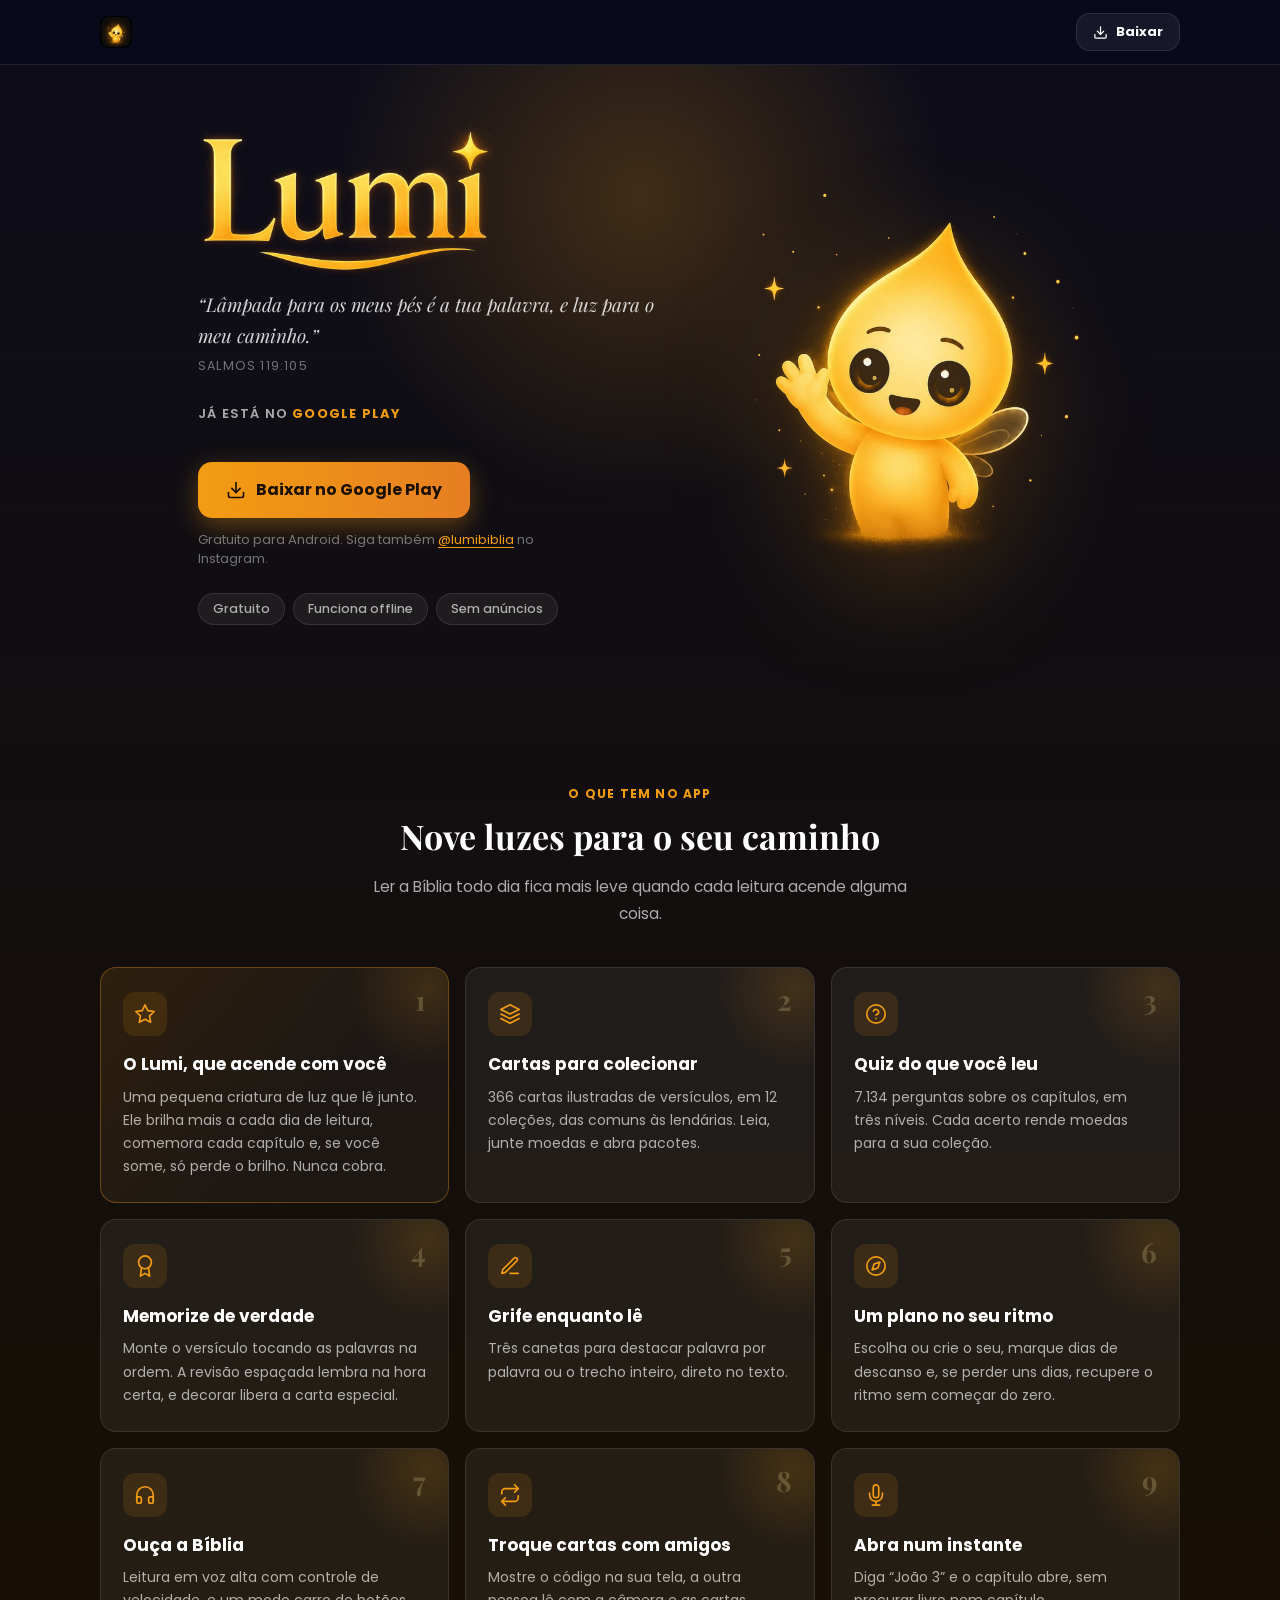
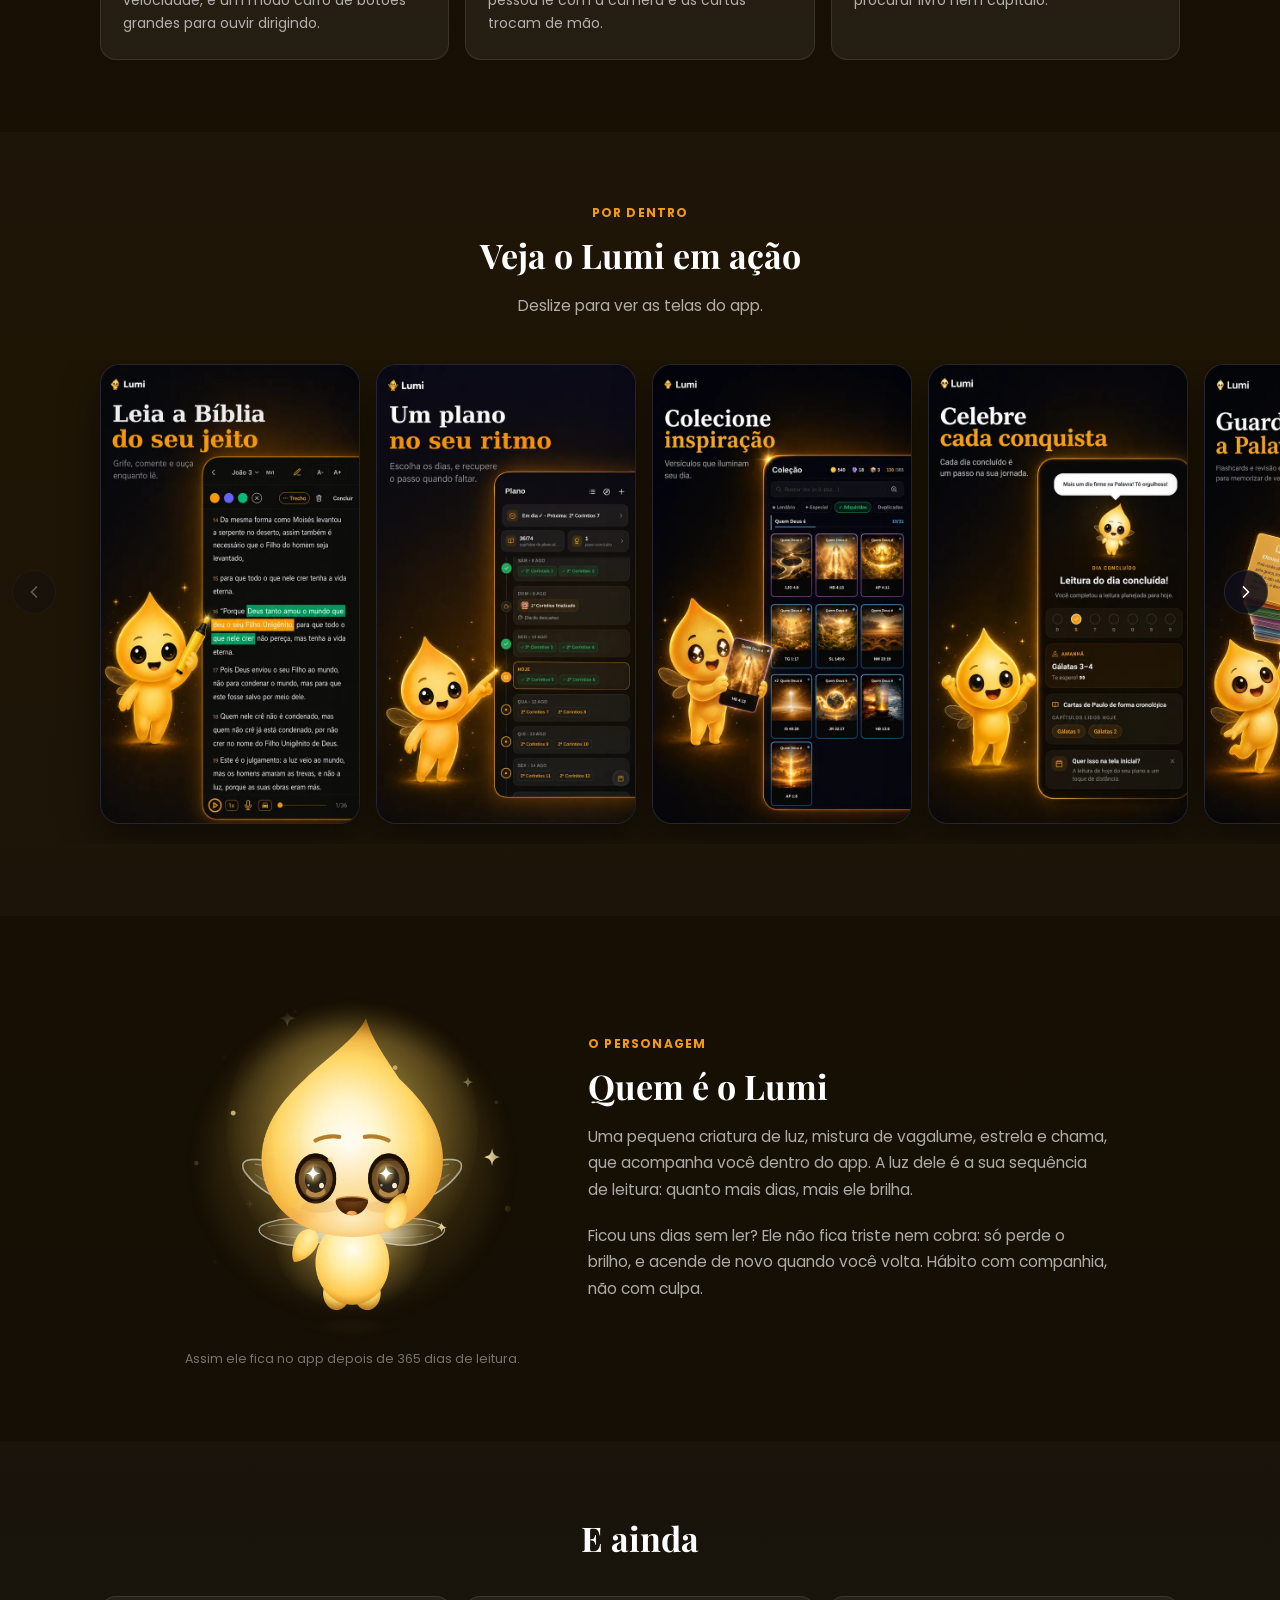
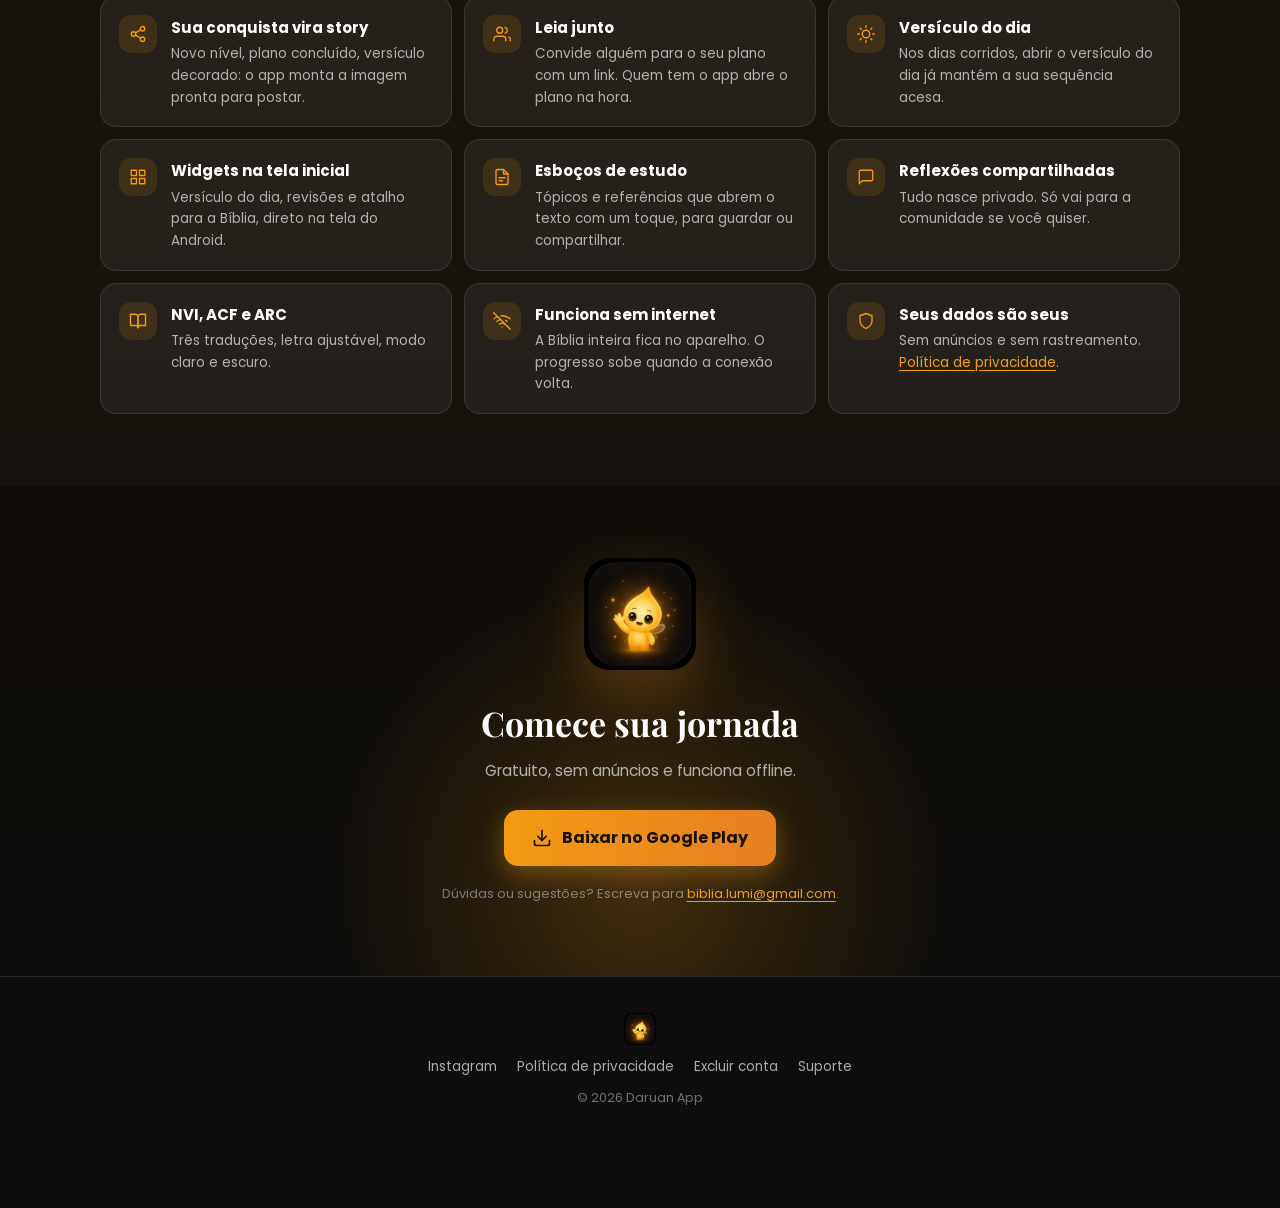
<file: index.html>
<!DOCTYPE html>
<html lang="pt-BR">
<head>
<meta charset="UTF-8">
<meta name="viewport" content="width=device-width, initial-scale=1.0">
<title>Lumi — Leia a Bíblia todo dia | App gratuito para Android</title>
<meta name="description" content="O Lumi transforma a leitura diária da Bíblia em hábito: planos no seu ritmo, cartas para colecionar, quiz, memorização e um companheiro de luz. Gratuito, sem anúncios e funciona offline.">

<!-- Open Graph — o robô do WhatsApp/Facebook não resolve caminho relativo na
     imagem: precisa ser URL absoluta, igual às páginas de convite. Sem isso a
     prévia cai no formato sem imagem, só com o domínio. -->
<meta property="og:type" content="website">
<meta property="og:site_name" content="Lumi">
<meta property="og:title" content="Lumi — Leia a Bíblia todo dia">
<meta property="og:description" content="Planos no seu ritmo, cartas para colecionar, quiz e memorização. Uma pequena criatura de luz acompanha sua jornada e brilha mais a cada dia de leitura.">
<meta property="og:image" content="https://daruanapp.github.io/lumi/assets/images/og-image.png">
<meta property="og:image:secure_url" content="https://daruanapp.github.io/lumi/assets/images/og-image.png">
<meta property="og:image:type" content="image/png">
<meta property="og:image:width" content="1200">
<meta property="og:image:height" content="630">
<meta property="og:image:alt" content="Lumi — leitura e estudo bíblico">
<meta property="og:url" content="https://daruanapp.github.io/lumi/">
<meta property="og:locale" content="pt_BR">

<!-- Twitter Card -->
<meta name="twitter:card" content="summary_large_image">
<meta name="twitter:title" content="Lumi — Leia a Bíblia todo dia">
<meta name="twitter:description" content="Planos no seu ritmo, cartas para colecionar, quiz e memorização. Gratuito e offline.">
<meta name="twitter:image" content="https://daruanapp.github.io/lumi/assets/images/og-image.png">
<meta name="twitter:image:alt" content="Lumi — leitura e estudo bíblico">

<meta name="theme-color" content="#0D0D1A">

<link rel="canonical" href="https://daruanapp.github.io/lumi/">

<link rel="icon" type="image/png" href="assets/images/icon.png">
<link rel="apple-touch-icon" href="assets/images/icon.png">

<link rel="preconnect" href="https://fonts.googleapis.com">
<link rel="preconnect" href="https://fonts.gstatic.com" crossorigin>
<link href="https://fonts.googleapis.com/css2?family=Playfair+Display:ital,wght@0,600;0,700;1,500&family=Poppins:wght@400;500;600;700&display=swap" rel="stylesheet">

<link rel="stylesheet" href="style.css">
</head>
<body>

<a class="skip-link" href="#conteudo">Pular para o conteúdo</a>

<!-- O cabeçalho mostra só o ícone: o logotipo já abre a página no hero, e a
     marca não aparece duas vezes dizendo a mesma coisa (MARCA.md). -->
<header class="topbar">
    <div class="wrap topbar__inner">
        <a href="#" class="brand" aria-label="Lumi — início">
            <img src="assets/images/icon.png" alt="" class="brand__icon" width="32" height="32">
        </a>
        <a href="https://www.instagram.com/lumibiblia/" class="btn btn--ghost btn--small so-antes" target="_blank" rel="noopener">
            <svg class="icon icon--sm" viewBox="0 0 24 24" fill="none" stroke="currentColor" stroke-width="2" stroke-linecap="round" stroke-linejoin="round" aria-hidden="true"><rect x="2" y="2" width="20" height="20" rx="5" ry="5"/><path d="M16 11.37A4 4 0 1 1 12.63 8 4 4 0 0 1 16 11.37z"/><line x1="17.5" y1="6.5" x2="17.51" y2="6.5"/></svg>
            Seguir
        </a>
        <a href="https://play.google.com/store/apps/details?id=com.daruanapp.lumi" class="btn btn--ghost btn--small so-depois">
            <svg class="icon icon--sm" viewBox="0 0 24 24" fill="none" stroke="currentColor" stroke-width="2" stroke-linecap="round" stroke-linejoin="round" aria-hidden="true"><path d="M21 15v4a2 2 0 0 1-2 2H5a2 2 0 0 1-2-2v-4"/><polyline points="7 10 12 15 17 10"/><line x1="12" y1="15" x2="12" y2="3"/></svg>
            Baixar
        </a>
    </div>
</header>

<main id="conteudo">

    <!-- ============ HERO ============ -->
    <!-- Duas fases, trocadas pelo script.js na hora do lançamento
         (1º/12/2026, 00h de Brasília): .so-antes até lá, .so-depois a partir
         dali. Sem JS fica a fase "antes", com a data escrita por extenso. -->
    <section class="hero">
        <div class="hero__glow" aria-hidden="true"></div>
        <div class="wrap hero__inner">
            <div class="hero__copy">
                <h1 class="hero__title">
                    <img src="assets/images/logotipo.webp" alt="Lumi" class="hero__logo" width="900" height="469" fetchpriority="high">
                </h1>
                <p class="hero__verse">“Lâmpada para os meus pés é a tua palavra, e luz para o meu caminho.”<span class="hero__ref">Salmos 119:105</span></p>

                <div class="lancamento">
                    <p class="lancamento__rotulo so-antes">Chega ao Google Play em <strong>1º de dezembro</strong></p>
                    <p class="lancamento__rotulo so-depois">Já está no <strong>Google Play</strong></p>

                    <!-- Dias, horas e minutos — sem segundos. Expectativa, não
                         urgência: um relógio correndo de segundo em segundo
                         apressa, e a marca não apressa ninguém. -->
                    <div class="contador so-antes" aria-hidden="true">
                        <div class="contador__bloco"><span class="contador__num" data-dias>--</span><span class="contador__rot" data-rot-dias>dias</span></div>
                        <div class="contador__bloco"><span class="contador__num" data-horas>--</span><span class="contador__rot" data-rot-horas>horas</span></div>
                        <div class="contador__bloco"><span class="contador__num" data-minutos>--</span><span class="contador__rot" data-rot-minutos>minutos</span></div>
                    </div>
                </div>

                <div class="hero__cta">
                    <a class="btn btn--primary btn--large so-antes" href="https://www.instagram.com/lumibiblia/" target="_blank" rel="noopener">
                        <svg class="icon" viewBox="0 0 24 24" fill="none" stroke="currentColor" stroke-width="2" stroke-linecap="round" stroke-linejoin="round" aria-hidden="true"><rect x="2" y="2" width="20" height="20" rx="5" ry="5"/><path d="M16 11.37A4 4 0 1 1 12.63 8 4 4 0 0 1 16 11.37z"/><line x1="17.5" y1="6.5" x2="17.51" y2="6.5"/></svg>
                        Seguir @lumibiblia
                    </a>
                    <p class="hero__note so-antes">Até o lançamento, a gente mostra no Instagram, uma a uma, as luzes que o app traz.</p>

                    <a class="btn btn--primary btn--large so-depois" href="https://play.google.com/store/apps/details?id=com.daruanapp.lumi">
                        <svg class="icon" viewBox="0 0 24 24" fill="none" stroke="currentColor" stroke-width="2" stroke-linecap="round" stroke-linejoin="round" aria-hidden="true"><path d="M21 15v4a2 2 0 0 1-2 2H5a2 2 0 0 1-2-2v-4"/><polyline points="7 10 12 15 17 10"/><line x1="12" y1="15" x2="12" y2="3"/></svg>
                        Baixar no Google Play
                    </a>
                    <p class="hero__note so-depois">Gratuito para Android. Siga também <a class="link" href="https://www.instagram.com/lumibiblia/" target="_blank" rel="noopener">@lumibiblia</a> no Instagram.</p>
                </div>

                <p class="hero__badges">
                    <span class="pill">Gratuito</span>
                    <span class="pill">Funciona offline</span>
                    <span class="pill">Sem anúncios</span>
                </p>
            </div>

            <div class="hero__figure">
                <img src="assets/images/lumi.webp" alt="Lumi, o personagem de luz que acompanha o leitor no app" class="hero__lumi" width="560" height="667" fetchpriority="high">
            </div>
        </div>
    </section>

    <!-- ============ AS NOVE LUZES ============ -->
    <!-- A mesma ordem dos vídeos da contagem: do que mais chama atenção ao
         que menos. Os números são do app, não de vitrine: 366 cartas (uma
         ilustração cada, assets/cards), 12 coleções, 7.134 perguntas. -->
    <section class="section" id="recursos">
        <div class="wrap">
            <p class="section__kicker">O que tem no app</p>
            <h2 class="section__title">Nove luzes para o seu caminho</h2>
            <p class="section__lead">Ler a Bíblia todo dia fica mais leve quando cada leitura acende alguma coisa.</p>

            <ol class="luzes">
                <li class="luz-card reveal">
                    <span class="luz-card__num" aria-hidden="true">1</span>
                    <span class="card__icon"><svg viewBox="0 0 24 24" fill="none" stroke="currentColor" stroke-width="1.8" stroke-linecap="round" stroke-linejoin="round" aria-hidden="true"><polygon points="12 2 15.09 8.26 22 9.27 17 14.14 18.18 21.02 12 17.77 5.82 21.02 7 14.14 2 9.27 8.91 8.26 12 2"/></svg></span>
                    <h3 class="card__title">O Lumi, que acende com você</h3>
                    <p class="card__text">Uma pequena criatura de luz que lê junto. Ele brilha mais a cada dia de leitura, comemora cada capítulo e, se você some, só perde o brilho. Nunca cobra.</p>
                </li>
                <li class="luz-card reveal">
                    <span class="luz-card__num" aria-hidden="true">2</span>
                    <span class="card__icon"><svg viewBox="0 0 24 24" fill="none" stroke="currentColor" stroke-width="1.8" stroke-linecap="round" stroke-linejoin="round" aria-hidden="true"><polygon points="12 2 2 7 12 12 22 7 12 2"/><polyline points="2 17 12 22 22 17"/><polyline points="2 12 12 17 22 12"/></svg></span>
                    <h3 class="card__title">Cartas para colecionar</h3>
                    <p class="card__text">366 cartas ilustradas de versículos, em 12 coleções, das comuns às lendárias. Leia, junte moedas e abra pacotes.</p>
                </li>
                <li class="luz-card reveal">
                    <span class="luz-card__num" aria-hidden="true">3</span>
                    <span class="card__icon"><svg viewBox="0 0 24 24" fill="none" stroke="currentColor" stroke-width="1.8" stroke-linecap="round" stroke-linejoin="round" aria-hidden="true"><circle cx="12" cy="12" r="10"/><path d="M9.09 9a3 3 0 0 1 5.83 1c0 2-3 3-3 3"/><line x1="12" y1="17" x2="12.01" y2="17"/></svg></span>
                    <h3 class="card__title">Quiz do que você leu</h3>
                    <p class="card__text">7.134 perguntas sobre os capítulos, em três níveis. Cada acerto rende moedas para a sua coleção.</p>
                </li>
                <li class="luz-card reveal">
                    <span class="luz-card__num" aria-hidden="true">4</span>
                    <span class="card__icon"><svg viewBox="0 0 24 24" fill="none" stroke="currentColor" stroke-width="1.8" stroke-linecap="round" stroke-linejoin="round" aria-hidden="true"><circle cx="12" cy="8" r="7"/><polyline points="8.21 13.89 7 23 12 20 17 23 15.79 13.88"/></svg></span>
                    <h3 class="card__title">Memorize de verdade</h3>
                    <p class="card__text">Monte o versículo tocando as palavras na ordem. A revisão espaçada lembra na hora certa, e decorar libera a carta especial.</p>
                </li>
                <li class="luz-card reveal">
                    <span class="luz-card__num" aria-hidden="true">5</span>
                    <span class="card__icon"><svg viewBox="0 0 24 24" fill="none" stroke="currentColor" stroke-width="1.8" stroke-linecap="round" stroke-linejoin="round" aria-hidden="true"><path d="M12 20h9"/><path d="M16.5 3.5a2.121 2.121 0 0 1 3 3L7 19l-4 1 1-4L16.5 3.5z"/></svg></span>
                    <h3 class="card__title">Grife enquanto lê</h3>
                    <p class="card__text">Três canetas para destacar palavra por palavra ou o trecho inteiro, direto no texto.</p>
                </li>
                <li class="luz-card reveal">
                    <span class="luz-card__num" aria-hidden="true">6</span>
                    <span class="card__icon"><svg viewBox="0 0 24 24" fill="none" stroke="currentColor" stroke-width="1.8" stroke-linecap="round" stroke-linejoin="round" aria-hidden="true"><circle cx="12" cy="12" r="10"/><polygon points="16.24 7.76 14.12 14.12 7.76 16.24 9.88 9.88 16.24 7.76"/></svg></span>
                    <h3 class="card__title">Um plano no seu ritmo</h3>
                    <p class="card__text">Escolha ou crie o seu, marque dias de descanso e, se perder uns dias, recupere o ritmo sem começar do zero.</p>
                </li>
                <li class="luz-card reveal">
                    <span class="luz-card__num" aria-hidden="true">7</span>
                    <span class="card__icon"><svg viewBox="0 0 24 24" fill="none" stroke="currentColor" stroke-width="1.8" stroke-linecap="round" stroke-linejoin="round" aria-hidden="true"><path d="M3 18v-6a9 9 0 0 1 18 0v6"/><path d="M21 19a2 2 0 0 1-2 2h-1a2 2 0 0 1-2-2v-3a2 2 0 0 1 2-2h3zM3 19a2 2 0 0 0 2 2h1a2 2 0 0 0 2-2v-3a2 2 0 0 0-2-2H3z"/></svg></span>
                    <h3 class="card__title">Ouça a Bíblia</h3>
                    <p class="card__text">Leitura em voz alta com controle de velocidade, e um modo carro de botões grandes para ouvir dirigindo.</p>
                </li>
                <li class="luz-card reveal">
                    <span class="luz-card__num" aria-hidden="true">8</span>
                    <span class="card__icon"><svg viewBox="0 0 24 24" fill="none" stroke="currentColor" stroke-width="1.8" stroke-linecap="round" stroke-linejoin="round" aria-hidden="true"><polyline points="17 1 21 5 17 9"/><path d="M3 11V9a4 4 0 0 1 4-4h14"/><polyline points="7 23 3 19 7 15"/><path d="M21 13v2a4 4 0 0 1-4 4H3"/></svg></span>
                    <h3 class="card__title">Troque cartas com amigos</h3>
                    <p class="card__text">Mostre o código na sua tela, a outra pessoa lê com a câmera e as cartas trocam de mão.</p>
                </li>
                <li class="luz-card reveal">
                    <span class="luz-card__num" aria-hidden="true">9</span>
                    <span class="card__icon"><svg viewBox="0 0 24 24" fill="none" stroke="currentColor" stroke-width="1.8" stroke-linecap="round" stroke-linejoin="round" aria-hidden="true"><path d="M12 1a3 3 0 0 0-3 3v8a3 3 0 0 0 6 0V4a3 3 0 0 0-3-3z"/><path d="M19 10v2a7 7 0 0 1-14 0v-2"/><line x1="12" y1="19" x2="12" y2="23"/><line x1="8" y1="23" x2="16" y2="23"/></svg></span>
                    <h3 class="card__title">Abra num instante</h3>
                    <p class="card__text">Diga “João 3” e o capítulo abre, sem procurar livro nem capítulo.</p>
                </li>
            </ol>
        </div>
    </section>

    <!-- ============ VITRINE ============ -->
    <!-- As capas da ficha da Play Store (repositório do app, loja/capas),
         reduzidas para 600 px. Dados de vitrine, nenhum dado real. -->
    <section class="section section--alt" id="por-dentro">
        <div class="wrap">
            <p class="section__kicker">Por dentro</p>
            <h2 class="section__title">Veja o Lumi em ação</h2>
            <p class="section__lead">Deslize para ver as telas do app.</p>
        </div>

        <div class="vitrine">
            <button class="vitrine__seta vitrine__seta--ant" type="button" aria-label="Telas anteriores" hidden>
                <svg viewBox="0 0 24 24" fill="none" stroke="currentColor" stroke-width="2" stroke-linecap="round" stroke-linejoin="round" aria-hidden="true"><polyline points="15 18 9 12 15 6"/></svg>
            </button>
            <ul class="vitrine__trilho" tabindex="0" aria-label="Telas do app Lumi">
                <li><img src="assets/images/vitrine/01.webp" alt="Leia a Bíblia do seu jeito: grife, comente e ouça enquanto lê" width="600" height="1066" loading="lazy"></li>
                <li><img src="assets/images/vitrine/02.webp" alt="Um plano no seu ritmo: escolha os dias e recupere o passo quando faltar" width="600" height="1066" loading="lazy"></li>
                <li><img src="assets/images/vitrine/03.webp" alt="Colecione inspiração: cartas de versículos que iluminam seu dia" width="600" height="1066" loading="lazy"></li>
                <li><img src="assets/images/vitrine/04.webp" alt="Celebre cada conquista: o Lumi comemora a leitura do dia concluída" width="600" height="1066" loading="lazy"></li>
                <li><img src="assets/images/vitrine/05.webp" alt="Guarde a Palavra: trilha de memorização com flashcards e revisão espaçada" width="600" height="1066" loading="lazy"></li>
                <li><img src="assets/images/vitrine/06.webp" alt="Sua jornada pela Bíblia: veja quanto já leu e descubra o próximo passo" width="600" height="1066" loading="lazy"></li>
                <li><img src="assets/images/vitrine/07.webp" alt="Estude com profundidade: esboços de estudo com os versículos" width="600" height="1066" loading="lazy"></li>
            </ul>
            <button class="vitrine__seta vitrine__seta--prox" type="button" aria-label="Próximas telas" hidden>
                <svg viewBox="0 0 24 24" fill="none" stroke="currentColor" stroke-width="2" stroke-linecap="round" stroke-linejoin="round" aria-hidden="true"><polyline points="9 18 15 12 9 6"/></svg>
            </button>
        </div>
    </section>

    <!-- ============ QUEM É O LUMI ============ -->
    <!-- "o Lumi", masculino, como no app. O substantivo "criatura" continua
         feminino — quem concorda com o nome são os pronomes.
         A imagem é o Lumi do app: o componente SVG de verdade
         (src/components/Lumi), renderizado no estado do kit de divulgação —
         happy, 365 dias, olhos de estrela. Só a borda do halo foi esfumada. -->
    <section class="section" id="personagem">
        <div class="wrap personagem">
            <div class="personagem__texto">
                <p class="section__kicker">O personagem</p>
                <h2 class="section__title">Quem é o Lumi</h2>
                <p class="section__lead">
                    Uma pequena criatura de luz, mistura de vagalume, estrela e chama, que
                    acompanha você dentro do app. A luz dele é a sua sequência de leitura:
                    quanto mais dias, mais ele brilha.
                </p>
                <p class="section__lead">
                    Ficou uns dias sem ler? Ele não fica triste nem cobra: só perde o brilho, e
                    acende de novo quando você volta. Hábito com companhia, não com culpa.
                </p>
            </div>

            <figure class="personagem__figura reveal">
                <img src="assets/images/lumi-app.webp" alt="O Lumi como aparece no app: aceso, sorrindo, com olhos de estrela" width="640" height="640" loading="lazy">
                <figcaption>Assim ele fica no app depois de 365 dias de leitura.</figcaption>
            </figure>
        </div>
    </section>

    <!-- ============ E AINDA ============ -->
    <section class="section section--alt" id="mais">
        <div class="wrap">
            <h2 class="section__title">E ainda</h2>
            <!-- As cinco primeiras são as funções 9 a 14 da contagem de vídeos
                 (a 12, "Diga João 3", é o cartão 9 lá em cima). -->
            <ul class="extras">
                <li class="extra reveal">
                    <span class="extra__icon"><svg viewBox="0 0 24 24" fill="none" stroke="currentColor" stroke-width="1.8" stroke-linecap="round" stroke-linejoin="round" aria-hidden="true"><circle cx="18" cy="5" r="3"/><circle cx="6" cy="12" r="3"/><circle cx="18" cy="19" r="3"/><line x1="8.59" y1="13.51" x2="15.42" y2="17.49"/><line x1="15.41" y1="6.51" x2="8.59" y2="10.49"/></svg></span>
                    <div><h3 class="extra__titulo">Sua conquista vira story</h3><p class="extra__texto">Novo nível, plano concluído, versículo decorado: o app monta a imagem pronta para postar.</p></div>
                </li>
                <li class="extra reveal">
                    <span class="extra__icon"><svg viewBox="0 0 24 24" fill="none" stroke="currentColor" stroke-width="1.8" stroke-linecap="round" stroke-linejoin="round" aria-hidden="true"><path d="M17 21v-2a4 4 0 0 0-4-4H5a4 4 0 0 0-4 4v2"/><circle cx="9" cy="7" r="4"/><path d="M23 21v-2a3 3 0 0 0-2-2.87"/><path d="M16 3.13a4 4 0 0 1 0 7.75"/></svg></span>
                    <div><h3 class="extra__titulo">Leia junto</h3><p class="extra__texto">Convide alguém para o seu plano com um link. Quem tem o app abre o plano na hora.</p></div>
                </li>
                <li class="extra reveal">
                    <span class="extra__icon"><svg viewBox="0 0 24 24" fill="none" stroke="currentColor" stroke-width="1.8" stroke-linecap="round" stroke-linejoin="round" aria-hidden="true"><circle cx="12" cy="12" r="5"/><line x1="12" y1="1" x2="12" y2="3"/><line x1="12" y1="21" x2="12" y2="23"/><line x1="4.22" y1="4.22" x2="5.64" y2="5.64"/><line x1="18.36" y1="18.36" x2="19.78" y2="19.78"/><line x1="1" y1="12" x2="3" y2="12"/><line x1="21" y1="12" x2="23" y2="12"/><line x1="4.22" y1="19.78" x2="5.64" y2="18.36"/><line x1="18.36" y1="5.64" x2="19.78" y2="4.22"/></svg></span>
                    <div><h3 class="extra__titulo">Versículo do dia</h3><p class="extra__texto">Nos dias corridos, abrir o versículo do dia já mantém a sua sequência acesa.</p></div>
                </li>
                <li class="extra reveal">
                    <span class="extra__icon"><svg viewBox="0 0 24 24" fill="none" stroke="currentColor" stroke-width="1.8" stroke-linecap="round" stroke-linejoin="round" aria-hidden="true"><rect x="3" y="3" width="7" height="7"/><rect x="14" y="3" width="7" height="7"/><rect x="14" y="14" width="7" height="7"/><rect x="3" y="14" width="7" height="7"/></svg></span>
                    <div><h3 class="extra__titulo">Widgets na tela inicial</h3><p class="extra__texto">Versículo do dia, revisões e atalho para a Bíblia, direto na tela do Android.</p></div>
                </li>
                <li class="extra reveal">
                    <span class="extra__icon"><svg viewBox="0 0 24 24" fill="none" stroke="currentColor" stroke-width="1.8" stroke-linecap="round" stroke-linejoin="round" aria-hidden="true"><path d="M14 2H6a2 2 0 0 0-2 2v16a2 2 0 0 0 2 2h12a2 2 0 0 0 2-2V8z"/><polyline points="14 2 14 8 20 8"/><line x1="8" y1="13" x2="16" y2="13"/><line x1="8" y1="17" x2="13" y2="17"/></svg></span>
                    <div><h3 class="extra__titulo">Esboços de estudo</h3><p class="extra__texto">Tópicos e referências que abrem o texto com um toque, para guardar ou compartilhar.</p></div>
                </li>
                <li class="extra reveal">
                    <span class="extra__icon"><svg viewBox="0 0 24 24" fill="none" stroke="currentColor" stroke-width="1.8" stroke-linecap="round" stroke-linejoin="round" aria-hidden="true"><path d="M21 15a2 2 0 0 1-2 2H7l-4 4V5a2 2 0 0 1 2-2h14a2 2 0 0 1 2 2z"/></svg></span>
                    <div><h3 class="extra__titulo">Reflexões compartilhadas</h3><p class="extra__texto">Tudo nasce privado. Só vai para a comunidade se você quiser.</p></div>
                </li>
                <li class="extra reveal">
                    <span class="extra__icon"><svg viewBox="0 0 24 24" fill="none" stroke="currentColor" stroke-width="1.8" stroke-linecap="round" stroke-linejoin="round" aria-hidden="true"><path d="M2 3h6a4 4 0 0 1 4 4v14a3 3 0 0 0-3-3H2z"/><path d="M22 3h-6a4 4 0 0 0-4 4v14a3 3 0 0 1 3-3h7z"/></svg></span>
                    <div><h3 class="extra__titulo">NVI, ACF e ARC</h3><p class="extra__texto">Três traduções, letra ajustável, modo claro e escuro.</p></div>
                </li>
                <li class="extra reveal">
                    <span class="extra__icon"><svg viewBox="0 0 24 24" fill="none" stroke="currentColor" stroke-width="1.8" stroke-linecap="round" stroke-linejoin="round" aria-hidden="true"><line x1="1" y1="1" x2="23" y2="23"/><path d="M16.72 11.06A10.94 10.94 0 0 1 19 12.55"/><path d="M5 12.55a10.94 10.94 0 0 1 5.17-2.39"/><path d="M10.71 5.05A16 16 0 0 1 22.58 9"/><path d="M1.42 9a15.91 15.91 0 0 1 4.7-2.88"/><path d="M8.53 16.11a6 6 0 0 1 6.95 0"/><line x1="12" y1="20" x2="12.01" y2="20"/></svg></span>
                    <div><h3 class="extra__titulo">Funciona sem internet</h3><p class="extra__texto">A Bíblia inteira fica no aparelho. O progresso sobe quando a conexão volta.</p></div>
                </li>
                <li class="extra reveal">
                    <span class="extra__icon"><svg viewBox="0 0 24 24" fill="none" stroke="currentColor" stroke-width="1.8" stroke-linecap="round" stroke-linejoin="round" aria-hidden="true"><path d="M12 22s8-4 8-10V5l-8-3-8 3v7c0 6 8 10 8 10z"/></svg></span>
                    <div><h3 class="extra__titulo">Seus dados são seus</h3><p class="extra__texto">Sem anúncios e sem rastreamento. <a class="link" href="privacidade/">Política de privacidade</a>.</p></div>
                </li>
            </ul>
        </div>
    </section>

    <!-- ============ CTA FINAL ============ -->
    <section class="section cta-final" id="download">
        <div class="hero__glow hero__glow--cta" aria-hidden="true"></div>
        <div class="wrap cta-final__inner">
            <img src="assets/images/icon.png" alt="" class="cta-final__icon reveal" width="112" height="112">

            <h2 class="cta-final__title so-antes">Falta pouco para acender</h2>
            <p class="cta-final__subtitle so-antes"><span data-faltam>O Lumi chega ao Google Play em 1º de dezembro.</span></p>
            <a class="btn btn--primary btn--large so-antes" href="https://www.instagram.com/lumibiblia/" target="_blank" rel="noopener">
                <svg class="icon" viewBox="0 0 24 24" fill="none" stroke="currentColor" stroke-width="2" stroke-linecap="round" stroke-linejoin="round" aria-hidden="true"><rect x="2" y="2" width="20" height="20" rx="5" ry="5"/><path d="M16 11.37A4 4 0 1 1 12.63 8 4 4 0 0 1 16 11.37z"/><line x1="17.5" y1="6.5" x2="17.51" y2="6.5"/></svg>
                Seguir @lumibiblia
            </a>

            <h2 class="cta-final__title so-depois">Comece sua jornada</h2>
            <p class="cta-final__subtitle so-depois">Gratuito, sem anúncios e funciona offline.</p>
            <a class="btn btn--primary btn--large so-depois" href="https://play.google.com/store/apps/details?id=com.daruanapp.lumi">
                <svg class="icon" viewBox="0 0 24 24" fill="none" stroke="currentColor" stroke-width="2" stroke-linecap="round" stroke-linejoin="round" aria-hidden="true"><path d="M21 15v4a2 2 0 0 1-2 2H5a2 2 0 0 1-2-2v-4"/><polyline points="7 10 12 15 17 10"/><line x1="12" y1="15" x2="12" y2="3"/></svg>
                Baixar no Google Play
            </a>

            <p class="cta-final__note">Dúvidas ou sugestões? Escreva para <a class="link" href="mailto:biblia.lumi@gmail.com">biblia.lumi@gmail.com</a>.</p>
        </div>
    </section>

</main>

<footer class="footer">
    <div class="wrap footer__inner">
        <img src="assets/images/icon.png" alt="Lumi" class="brand__icon" width="32" height="32">
        <nav class="footer__links" aria-label="Rodapé">
            <a href="https://www.instagram.com/lumibiblia/" target="_blank" rel="noopener">Instagram</a>
            <a href="privacidade/">Política de privacidade</a>
            <a href="exclusao-de-conta/">Excluir conta</a>
            <a href="mailto:biblia.lumi@gmail.com">Suporte</a>
        </nav>
        <p class="footer__copy">© <span id="year"></span> Daruan App</p>
    </div>
</footer>

<script src="script.js"></script>
</body>
</html>
</file>
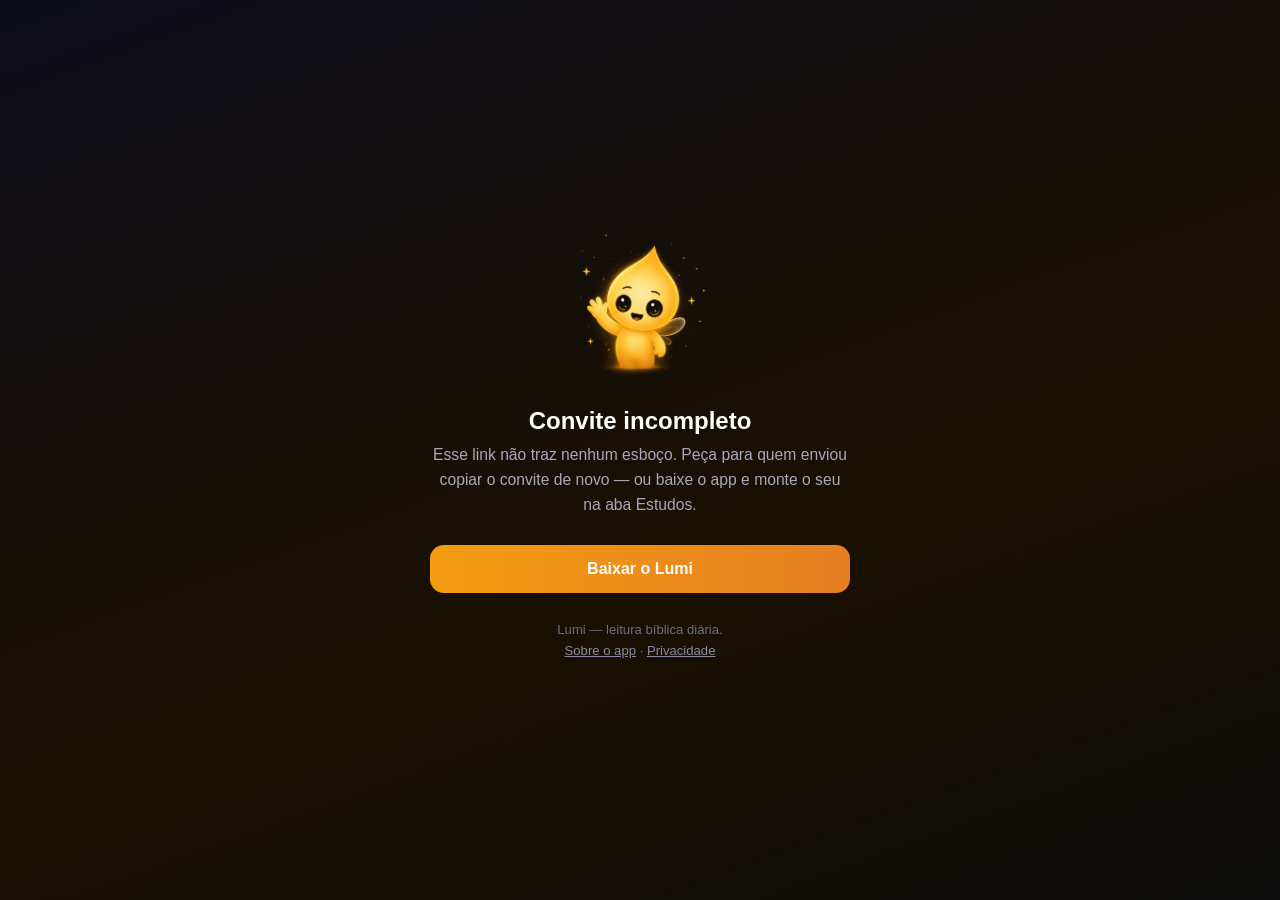
<file: esboco/index.html>
<!doctype html>
<html lang="pt-BR">
<head>
<meta charset="utf-8">
<meta name="viewport" content="width=device-width, initial-scale=1">
<title>Convite para um esboço de estudo — Lumi</title>

<!-- A prévia que aparece no WhatsApp é montada por um robô que não roda
     JavaScript, e o esboço viaja comprimido dentro da própria URL — então ela
     é estática e genérica de propósito. Quem sabe abrir o conteúdo é o app. -->
<meta property="og:type" content="website">
<meta property="og:site_name" content="Lumi">
<meta property="og:title" content="Convite para um esboço de estudo">
<meta property="og:description" content="Alguém compartilhou um estudo bíblico com você. Toque para abrir no Lumi.">
<meta property="og:image" content="https://daruanapp.github.io/lumi/assets/images/og-image.png">
<meta name="twitter:card" content="summary_large_image">

<style>
  :root { color-scheme: dark; }
  * { box-sizing: border-box; }
  body {
    margin: 0; min-height: 100vh;
    display: flex; align-items: center; justify-content: center;
    padding: 32px 20px;
    font-family: -apple-system, BlinkMacSystemFont, "Segoe UI", Roboto, Helvetica, Arial, sans-serif;
    color: #E6E8F0;
    background: linear-gradient(160deg, #0D0D1A 0%, #1A1000 60%, #0D0D0D 100%);
  }
  .cartao { width: 100%; max-width: 420px; text-align: center; }
  .lumi { width: 132px; height: auto; margin-bottom: 18px; }
  .chamada { font-size: .82rem; letter-spacing: .14em; text-transform: uppercase; color: #F39C12; margin: 0 0 10px; }
  h1 { font-size: 1.5rem; line-height: 1.3; margin: 0 0 6px; color: #fff; }
  .sobre { font-size: .98rem; line-height: 1.6; color: #A8A8BA; margin: 0 0 28px; }
  .botao {
    display: block; width: 100%; padding: 15px 20px; margin-bottom: 12px;
    border-radius: 14px; font-size: 1rem; font-weight: 700; text-decoration: none;
    background: linear-gradient(90deg, #F39C12, #E67E22); color: #fff;
  }
  .secundario { background: none; border: 1px solid rgba(255,255,255,.18); color: #E6E8F0; font-weight: 500; }
  .rodape { font-size: .82rem; color: #6E6E82; margin-top: 26px; line-height: 1.6; }
  .rodape a { color: #8A8AA0; }
  .invalido { display: none; }
  body.sem-codigo .com-codigo { display: none; }
  body.sem-codigo .invalido { display: block; }
</style>
</head>
<body>
<div class="cartao">
  <img class="lumi" src="../assets/images/lumi.webp" alt="Lumi">

  <div class="com-codigo">
    <p class="chamada">Convite</p>
    <h1>Alguém compartilhou um estudo com você</h1>
    <p class="sobre">
      Abra no Lumi para guardar este esboço nos seus estudos e continuar de onde
      quiser — dá para editar, acrescentar e usar como base para o seu.
    </p>

    <a class="botao" id="abrir" href="#">Abrir no Lumi</a>
    <a class="botao secundario" id="baixar" href="#">Ainda não tenho o app</a>
  </div>

  <div class="invalido">
    <h1>Convite incompleto</h1>
    <p class="sobre">
      Esse link não traz nenhum esboço. Peça para quem enviou copiar o convite
      de novo — ou baixe o app e monte o seu na aba Estudos.
    </p>
    <a class="botao" id="baixar-so" href="#">Baixar o Lumi</a>
  </div>

  <p class="rodape">
    Lumi — leitura bíblica diária.<br>
    <a href="../">Sobre o app</a> · <a href="../privacidade/">Privacidade</a>
  </p>
</div>

<script>
(function () {
  var PACOTE = 'com.daruanapp.lumi';
  var LOJA = 'https://play.google.com/store/apps/details?id=' + PACOTE;

  var params = new URLSearchParams(location.search);
  var p = params.get('e') || '';

  document.getElementById('baixar').href = LOJA;
  document.getElementById('baixar-so').href = LOJA;

  // O esboço inteiro viaja aqui dentro, comprimido e em base64url — não há
  // cópia em servidor nenhum para buscar. Só o alfabeto é validado: quem sabe
  // ler o conteúdo é o app, e tentar decodificá-lo aqui obrigaria esta página
  // a carregar uma biblioteca de descompressão para mostrar um título.
  if (!/^[A-Za-z0-9_-]+$/.test(p)) {
    document.body.className = 'sem-codigo';
    return;
  }

  /*
   * No Android o link `intent://` resolve os dois casos de uma vez: abre o app
   * se estiver instalado e, se não estiver, o próprio sistema manda para o
   * `browser_fallback_url` — a ficha na Play Store. É por isso que não há
   * temporizador nem tentativa de adivinhar se o app existe: quem responde é o
   * Android, que sabe.
   *
   * Fora do Android não existe esse mecanismo, então o botão principal usa o
   * esquema direto; se nada acontecer, o segundo botão continua ali.
   */
  var caminho = 'esboco/' + p;
  var ehAndroid = /Android/i.test(navigator.userAgent);
  document.getElementById('abrir').href = ehAndroid
    ? 'intent://' + caminho + '#Intent;scheme=explorabiblia;package=' + PACOTE +
      ';S.browser_fallback_url=' + encodeURIComponent(LOJA) + ';end'
    : 'explorabiblia://' + caminho;
})();
</script>
</body>
</html>
</file>
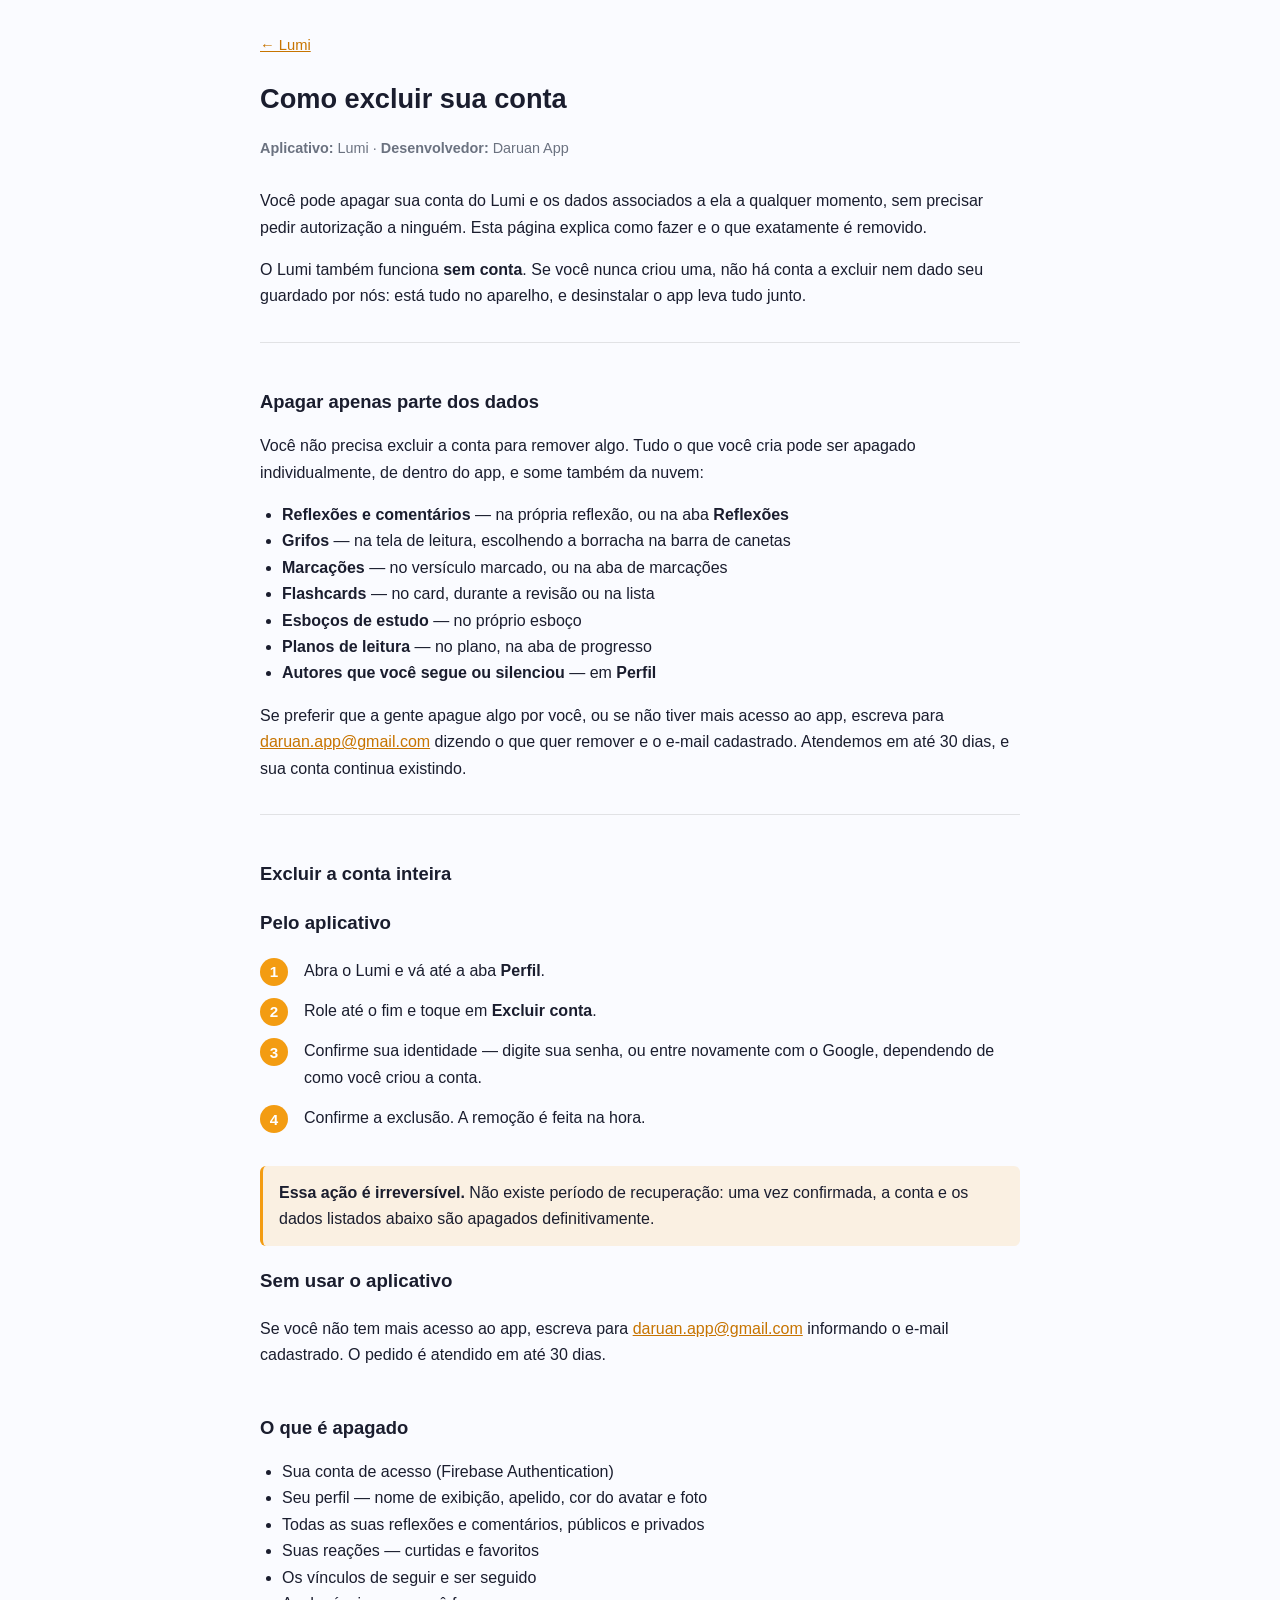
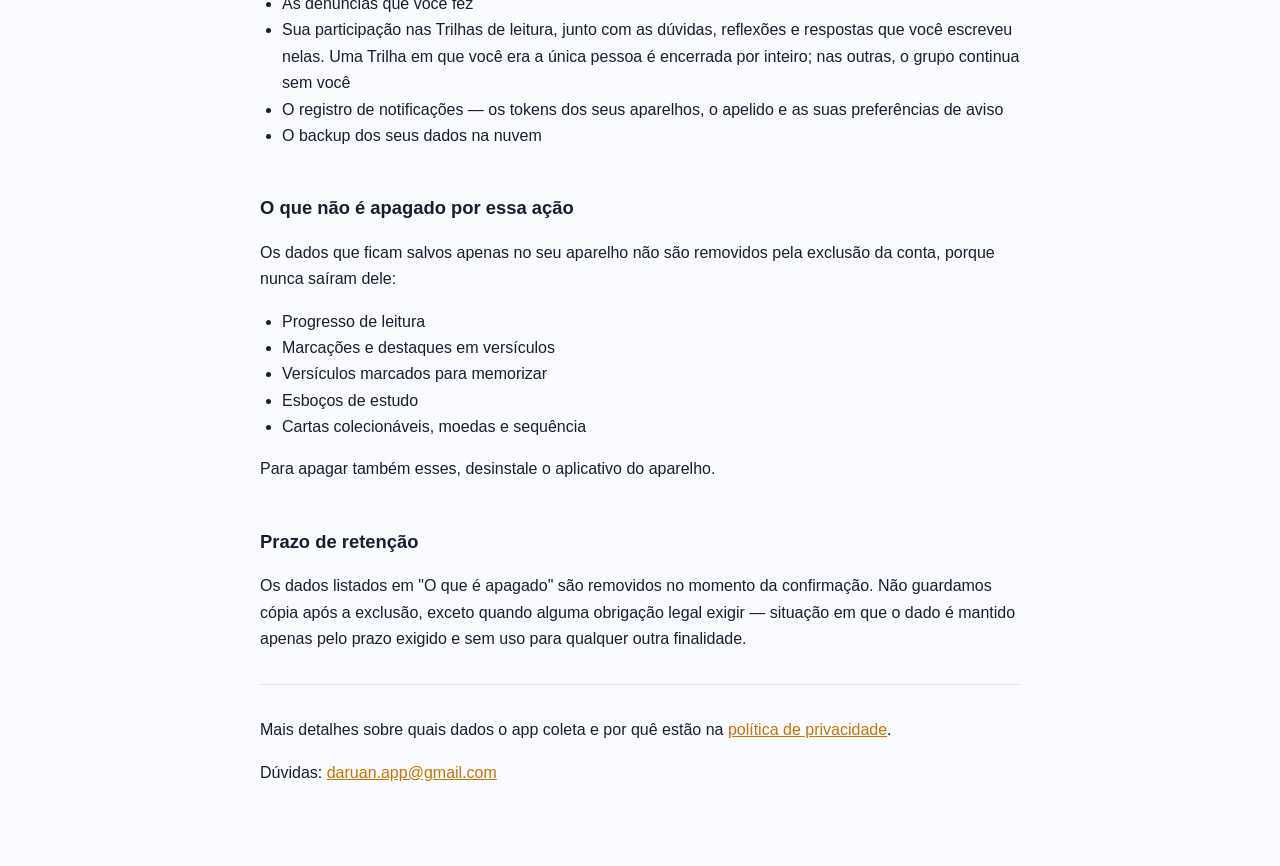
<file: exclusao-de-conta/index.html>
<!doctype html>
<html lang="pt-BR">
<head>
<meta charset="utf-8">
<meta name="viewport" content="width=device-width, initial-scale=1">
<title>Como excluir sua conta — Lumi</title>
<meta name="description" content="Como excluir sua conta do Lumi e o que exatamente é apagado. Dá para excluir dentro do app, em Perfil → Excluir conta, ou por e-mail.">
<link rel="icon" type="image/png" href="../assets/images/icon.png">
<style>
  :root { color-scheme: light dark; }
  * { box-sizing: border-box; }
  body {
    margin: 0; padding: 32px 20px 64px;
    font-family: -apple-system, BlinkMacSystemFont, "Segoe UI", Roboto, Helvetica, Arial, sans-serif;
    line-height: 1.65; color: #1A1D2E; background: #FAFBFF;
  }
  .wrap { max-width: 760px; margin: 0 auto; }
  h1 { font-size: 1.7rem; margin: 0 0 4px; }
  h2 { font-size: 1.15rem; margin: 36px 0 10px; padding-top: 8px; }
  .updated { color: #6B7280; font-size: .9rem; margin-bottom: 28px; }
  p, li { font-size: 1rem; }
  a { color: #C77400; }
  ul, ol { padding-left: 22px; }
  hr { border: 0; border-top: 1px solid rgba(0,0,0,.1); margin: 32px 0; }
  .steps { counter-reset: step; list-style: none; padding: 0; }
  .steps li {
    counter-increment: step; position: relative;
    padding: 0 0 14px 44px; margin: 0;
  }
  .steps li::before {
    content: counter(step);
    position: absolute; left: 0; top: 0;
    width: 28px; height: 28px; border-radius: 50%;
    background: #F39C12; color: #fff;
    font-weight: 700; font-size: .95rem;
    display: flex; align-items: center; justify-content: center;
  }
  .warn {
    background: rgba(243,156,18,.12);
    border-left: 3px solid #F39C12;
    padding: 14px 16px; border-radius: 6px; margin: 20px 0;
  }
  .warn p { margin: 0; }
  .back { display: inline-block; margin-bottom: 20px; font-size: .92rem; }
  @media (prefers-color-scheme: dark) {
    body { color: #E6E8F0; background: #14161F; }
    a { color: #F39C12; }
    hr { border-color: rgba(255,255,255,.12); }
    .updated { color: #9AA0AE; }
    .warn { background: rgba(243,156,18,.10); }
  }
</style>
</head>
<body>
<div class="wrap">

<a class="back" href="../">← Lumi</a>

<h1>Como excluir sua conta</h1>
<p class="updated"><strong>Aplicativo:</strong> Lumi · <strong>Desenvolvedor:</strong> Daruan App</p>

<p>Você pode apagar sua conta do Lumi e os dados associados a ela a qualquer momento, sem precisar pedir autorização a ninguém. Esta página explica como fazer e o que exatamente é removido.</p>
<p>O Lumi também funciona <strong>sem conta</strong>. Se você nunca criou uma, não há conta a excluir nem dado seu guardado por nós: está tudo no aparelho, e desinstalar o app leva tudo junto.</p>

<hr>

<h2 id="apagar-parte">Apagar apenas parte dos dados</h2>

<p>Você não precisa excluir a conta para remover algo. Tudo o que você cria pode ser apagado individualmente, de dentro do app, e some também da nuvem:</p>

<ul>
  <li><strong>Reflexões e comentários</strong> — na própria reflexão, ou na aba <strong>Reflexões</strong></li>
  <li><strong>Grifos</strong> — na tela de leitura, escolhendo a borracha na barra de canetas</li>
  <li><strong>Marcações</strong> — no versículo marcado, ou na aba de marcações</li>
  <li><strong>Flashcards</strong> — no card, durante a revisão ou na lista</li>
  <li><strong>Esboços de estudo</strong> — no próprio esboço</li>
  <li><strong>Planos de leitura</strong> — no plano, na aba de progresso</li>
  <li><strong>Autores que você segue ou silenciou</strong> — em <strong>Perfil</strong></li>
</ul>

<p>Se preferir que a gente apague algo por você, ou se não tiver mais acesso ao app, escreva para <a href="mailto:daruan.app@gmail.com">daruan.app@gmail.com</a> dizendo o que quer remover e o e-mail cadastrado. Atendemos em até 30 dias, e sua conta continua existindo.</p>

<hr>

<h2>Excluir a conta inteira</h2>

<h3>Pelo aplicativo</h3>

<ol class="steps">
  <li>Abra o Lumi e vá até a aba <strong>Perfil</strong>.</li>
  <li>Role até o fim e toque em <strong>Excluir conta</strong>.</li>
  <li>Confirme sua identidade — digite sua senha, ou entre novamente com o Google, dependendo de como você criou a conta.</li>
  <li>Confirme a exclusão. A remoção é feita na hora.</li>
</ol>

<div class="warn">
  <p><strong>Essa ação é irreversível.</strong> Não existe período de recuperação: uma vez confirmada, a conta e os dados listados abaixo são apagados definitivamente.</p>
</div>

<h3>Sem usar o aplicativo</h3>

<p>Se você não tem mais acesso ao app, escreva para <a href="mailto:daruan.app@gmail.com">daruan.app@gmail.com</a> informando o e-mail cadastrado. O pedido é atendido em até 30 dias.</p>

<h2>O que é apagado</h2>

<ul>
  <li>Sua conta de acesso (Firebase Authentication)</li>
  <li>Seu perfil — nome de exibição, apelido, cor do avatar e foto</li>
  <li>Todas as suas reflexões e comentários, públicos e privados</li>
  <li>Suas reações — curtidas e favoritos</li>
  <li>Os vínculos de seguir e ser seguido</li>
  <li>As denúncias que você fez</li>
  <li>Sua participação nas Trilhas de leitura, junto com as dúvidas, reflexões e respostas que você escreveu nelas. Uma Trilha em que você era a única pessoa é encerrada por inteiro; nas outras, o grupo continua sem você</li>
  <li>O registro de notificações — os tokens dos seus aparelhos, o apelido e as suas preferências de aviso</li>
  <li>O backup dos seus dados na nuvem</li>
</ul>

<h2>O que não é apagado por essa ação</h2>

<p>Os dados que ficam salvos apenas no seu aparelho não são removidos pela exclusão da conta, porque nunca saíram dele:</p>

<ul>
  <li>Progresso de leitura</li>
  <li>Marcações e destaques em versículos</li>
  <li>Versículos marcados para memorizar</li>
  <li>Esboços de estudo</li>
  <li>Cartas colecionáveis, moedas e sequência</li>
</ul>

<p>Para apagar também esses, desinstale o aplicativo do aparelho.</p>

<h2>Prazo de retenção</h2>

<p>Os dados listados em "O que é apagado" são removidos no momento da confirmação. Não guardamos cópia após a exclusão, exceto quando alguma obrigação legal exigir — situação em que o dado é mantido apenas pelo prazo exigido e sem uso para qualquer outra finalidade.</p>

<hr>

<p>Mais detalhes sobre quais dados o app coleta e por quê estão na <a href="../privacidade/">política de privacidade</a>.</p>

<p>Dúvidas: <a href="mailto:daruan.app@gmail.com">daruan.app@gmail.com</a></p>

</div>
</body>
</html>
</file>
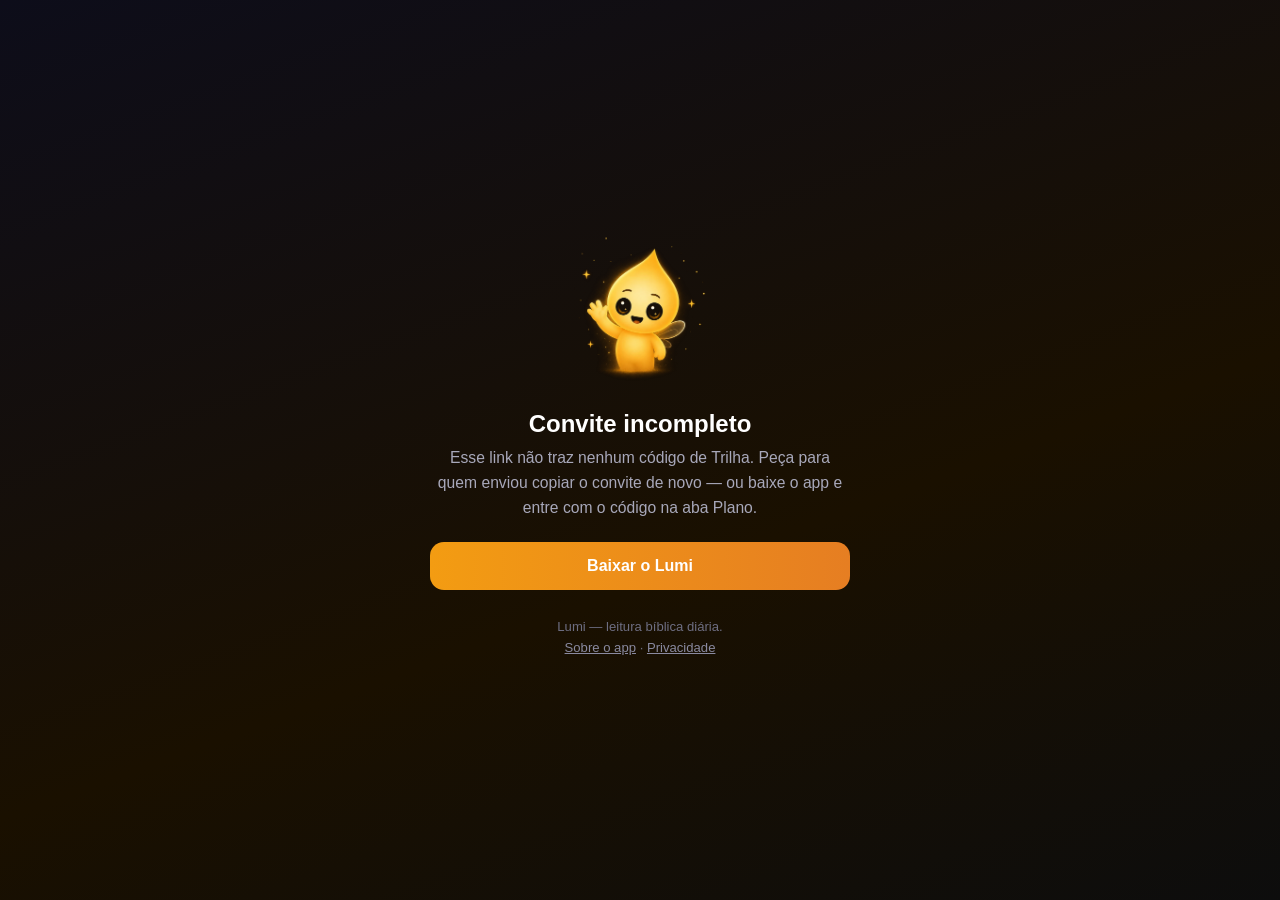
<file: grupo/index.html>
<!doctype html>
<html lang="pt-BR">
<head>
<meta charset="utf-8">
<meta name="viewport" content="width=device-width, initial-scale=1">
<title>Convite para uma Trilha de leitura — Lumi</title>

<!-- A prévia que aparece no WhatsApp é montada por um robô que não roda
     JavaScript, então ela é estática e genérica de propósito: o nome da Trilha
     chega pela URL e só o navegador da pessoa consegue lê-lo. -->
<meta property="og:type" content="website">
<meta property="og:site_name" content="Lumi">
<meta property="og:title" content="Convite para ler a Bíblia em grupo">
<meta property="og:description" content="Alguém quer ler a Bíblia junto com você. Toque para entrar na Trilha.">
<meta property="og:image" content="https://daruanapp.github.io/lumi/assets/images/og-image.png">
<meta name="twitter:card" content="summary_large_image">

<style>
  :root { color-scheme: dark; }
  * { box-sizing: border-box; }
  body {
    margin: 0; min-height: 100vh;
    display: flex; align-items: center; justify-content: center;
    padding: 32px 20px;
    font-family: -apple-system, BlinkMacSystemFont, "Segoe UI", Roboto, Helvetica, Arial, sans-serif;
    color: #E6E8F0;
    background: linear-gradient(160deg, #0D0D1A 0%, #1A1000 60%, #0D0D0D 100%);
  }
  .cartao { width: 100%; max-width: 420px; text-align: center; }
  .lumi { width: 132px; height: auto; margin-bottom: 18px; }
  .chamada { font-size: .82rem; letter-spacing: .14em; text-transform: uppercase; color: #F39C12; margin: 0 0 10px; }
  h1 { font-size: 1.5rem; line-height: 1.3; margin: 0 0 6px; color: #fff; }
  .nome {
    font-size: 1.15rem; font-weight: 600; color: #F39C12;
    margin: 0 0 18px; word-break: break-word;
  }
  .sobre { font-size: .98rem; line-height: 1.6; color: #A8A8BA; margin: 0 0 22px; }
  .codigo {
    display: inline-block; font-size: 1.35rem; font-weight: 700;
    letter-spacing: .22em; color: #fff; margin: 0 0 26px;
    padding: 11px 20px; border-radius: 12px;
    background: rgba(255,255,255,.06); border: 1px solid rgba(255,255,255,.12);
  }
  .botao {
    display: block; width: 100%; padding: 15px 20px; margin-bottom: 12px;
    border-radius: 14px; font-size: 1rem; font-weight: 700; text-decoration: none;
    background: linear-gradient(90deg, #F39C12, #E67E22); color: #fff;
  }
  .secundario { background: none; border: 1px solid rgba(255,255,255,.18); color: #E6E8F0; font-weight: 500; }
  .rodape { font-size: .82rem; color: #6E6E82; margin-top: 26px; line-height: 1.6; }
  .rodape a { color: #8A8AA0; }
  .invalido { display: none; }
  body.sem-codigo .com-codigo { display: none; }
  body.sem-codigo .invalido { display: block; }
</style>
</head>
<body>
<div class="cartao">
  <img class="lumi" src="../assets/images/lumi.webp" alt="Lumi">

  <div class="com-codigo">
    <p class="chamada">Convite</p>
    <h1>Alguém quer ler a Bíblia com você</h1>
    <p class="nome" id="nome"></p>
    <p class="sobre">
      Vocês acompanham o mesmo plano juntos, e as dúvidas e reflexões ficam
      só entre quem está na Trilha.
    </p>

    <p class="codigo" id="codigo"></p>

    <a class="botao" id="abrir" href="#">Abrir no Lumi</a>
    <a class="botao secundario" id="baixar" href="#">Ainda não tenho o app</a>
  </div>

  <div class="invalido">
    <h1>Convite incompleto</h1>
    <p class="sobre">
      Esse link não traz nenhum código de Trilha. Peça para quem enviou copiar
      o convite de novo — ou baixe o app e entre com o código na aba Plano.
    </p>
    <a class="botao" id="baixar-so" href="#">Baixar o Lumi</a>
  </div>

  <p class="rodape">
    Lumi — leitura bíblica diária.<br>
    <a href="../">Sobre o app</a> · <a href="../privacidade/">Privacidade</a>
  </p>
</div>

<script>
(function () {
  var PACOTE = 'com.daruanapp.lumi';
  var LOJA = 'https://play.google.com/store/apps/details?id=' + PACOTE;

  var params = new URLSearchParams(location.search);
  var g = (params.get('g') || '').toUpperCase();
  var nome = params.get('n') || '';

  document.getElementById('baixar').href = LOJA;
  document.getElementById('baixar-so').href = LOJA;

  /*
   * Oito caracteres do alfabeto sem I, O, 0 e 1 — o mesmo de
   * src/utils/codigoDeConvite.ts no app. Validado aqui para o link do app nunca
   * sair montado com lixo vindo da URL, e para quem recebeu um convite truncado
   * ver uma explicação em vez de uma tela que não faz nada.
   */
  if (!/^[ABCDEFGHJKLMNPQRSTUVWXYZ23456789]{8}$/.test(g)) {
    document.body.className = 'sem-codigo';
    return;
  }

  document.getElementById('nome').textContent = nome ? '“' + nome + '”' : '';
  // exibido em dois blocos, que lê e dita melhor que oito colados
  document.getElementById('codigo').textContent = g.slice(0, 4) + '-' + g.slice(4);

  /*
   * No Android o link `intent://` resolve os dois casos de uma vez: abre o app
   * se estiver instalado e, se não estiver, o próprio sistema manda para o
   * `browser_fallback_url` — a ficha na Play Store. Por isso não há
   * temporizador nem tentativa de adivinhar se o app existe: quem responde é o
   * Android, que sabe.
   *
   * Fora do Android não existe esse mecanismo, então o botão principal usa o
   * esquema direto; se nada acontecer, o segundo botão continua ali. E o código
   * fica visível na tela justamente para esse caso: dá para digitar à mão.
   */
  var caminho = 'grupo/' + g;
  var ehAndroid = /Android/i.test(navigator.userAgent);
  document.getElementById('abrir').href = ehAndroid
    ? 'intent://' + caminho + '#Intent;scheme=explorabiblia;package=' + PACOTE +
      ';S.browser_fallback_url=' + encodeURIComponent(LOJA) + ';end'
    : 'explorabiblia://' + caminho;
})();
</script>
</body>
</html>
</file>
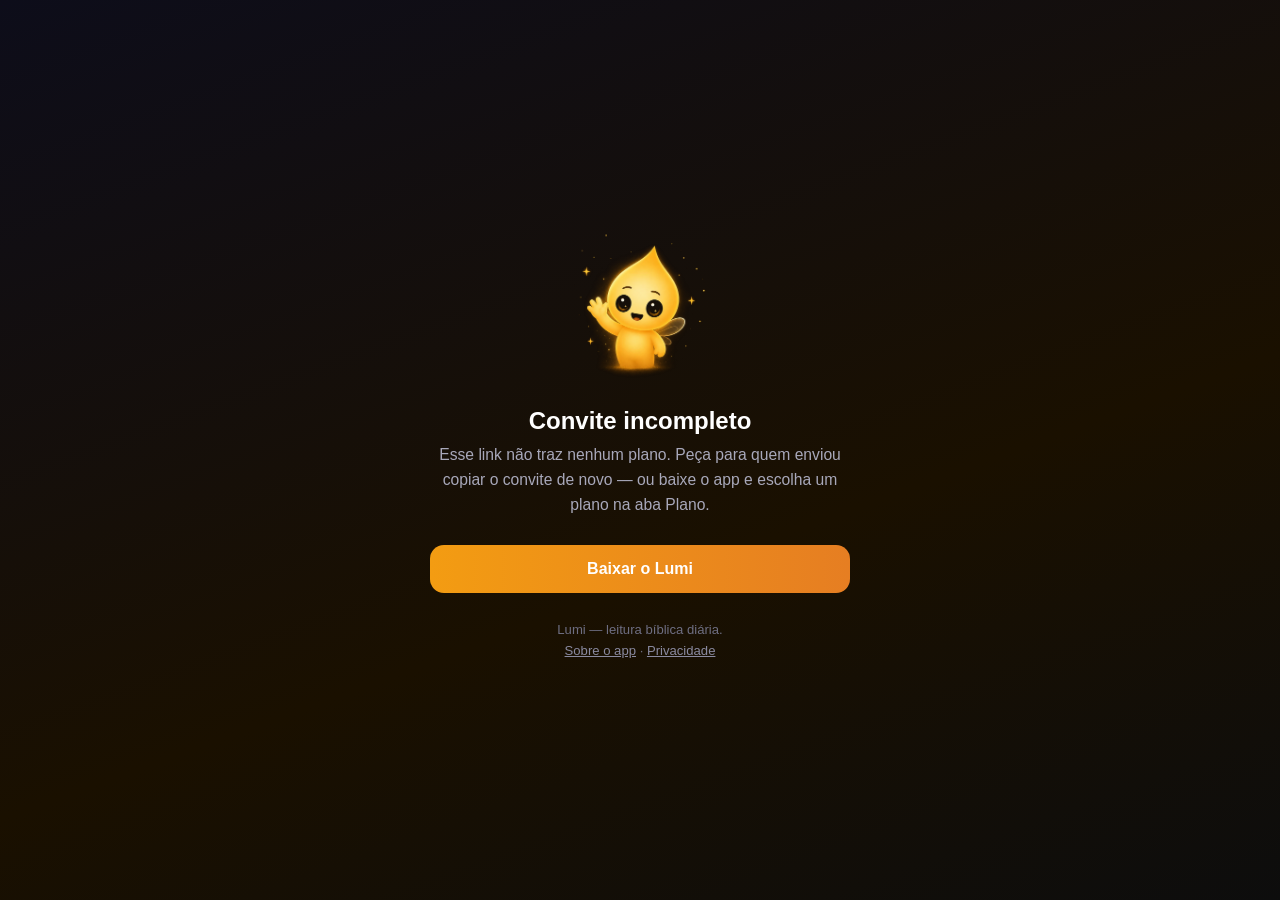
<file: plano/index.html>
<!doctype html>
<html lang="pt-BR">
<head>
<meta charset="utf-8">
<meta name="viewport" content="width=device-width, initial-scale=1">
<title>Convite para um plano de leitura — Lumi</title>

<!-- A prévia que aparece no WhatsApp é montada por um robô que não roda
     JavaScript, então ela é estática e genérica de propósito: o nome do plano
     chega pela URL e só o navegador da pessoa consegue lê-lo. -->
<meta property="og:type" content="website">
<meta property="og:site_name" content="Lumi">
<meta property="og:title" content="Convite para um plano de leitura">
<meta property="og:description" content="Alguém quer ler a Bíblia com você. Toque para começar no Lumi.">
<meta property="og:image" content="https://daruanapp.github.io/lumi/assets/images/og-image.png">
<meta name="twitter:card" content="summary_large_image">

<style>
  :root { color-scheme: dark; }
  * { box-sizing: border-box; }
  body {
    margin: 0; min-height: 100vh;
    display: flex; align-items: center; justify-content: center;
    padding: 32px 20px;
    font-family: -apple-system, BlinkMacSystemFont, "Segoe UI", Roboto, Helvetica, Arial, sans-serif;
    color: #E6E8F0;
    background: linear-gradient(160deg, #0D0D1A 0%, #1A1000 60%, #0D0D0D 100%);
  }
  .cartao { width: 100%; max-width: 420px; text-align: center; }
  .lumi { width: 132px; height: auto; margin-bottom: 18px; }
  .chamada { font-size: .82rem; letter-spacing: .14em; text-transform: uppercase; color: #F39C12; margin: 0 0 10px; }
  h1 { font-size: 1.5rem; line-height: 1.3; margin: 0 0 6px; color: #fff; }
  .nome {
    font-size: 1.15rem; font-weight: 600; color: #F39C12;
    margin: 0 0 18px; word-break: break-word;
  }
  .sobre { font-size: .98rem; line-height: 1.6; color: #A8A8BA; margin: 0 0 28px; }
  .botao {
    display: block; width: 100%; padding: 15px 20px; margin-bottom: 12px;
    border-radius: 14px; font-size: 1rem; font-weight: 700; text-decoration: none;
    background: linear-gradient(90deg, #F39C12, #E67E22); color: #fff;
  }
  .secundario { background: none; border: 1px solid rgba(255,255,255,.18); color: #E6E8F0; font-weight: 500; }
  .rodape { font-size: .82rem; color: #6E6E82; margin-top: 26px; line-height: 1.6; }
  .rodape a { color: #8A8AA0; }
  .invalido { display: none; }
  body.sem-codigo .com-codigo { display: none; }
  body.sem-codigo .invalido { display: block; }
</style>
</head>
<body>
<div class="cartao">
  <img class="lumi" src="../assets/images/lumi.webp" alt="Lumi">

  <div class="com-codigo">
    <p class="chamada">Convite</p>
    <h1>Alguém quer ler a Bíblia com você</h1>
    <p class="nome" id="nome"></p>
    <p class="sobre">
      Abra no Lumi para adicionar este plano à sua lista e começar de onde quiser.
    </p>

    <a class="botao" id="abrir" href="#">Abrir no Lumi</a>
    <a class="botao secundario" id="baixar" href="#">Ainda não tenho o app</a>
  </div>

  <div class="invalido">
    <h1>Convite incompleto</h1>
    <p class="sobre">
      Esse link não traz nenhum plano. Peça para quem enviou copiar o convite
      de novo — ou baixe o app e escolha um plano na aba Plano.
    </p>
    <a class="botao" id="baixar-so" href="#">Baixar o Lumi</a>
  </div>

  <p class="rodape">
    Lumi — leitura bíblica diária.<br>
    <a href="../">Sobre o app</a> · <a href="../privacidade/">Privacidade</a>
  </p>
</div>

<script>
(function () {
  var PACOTE = 'com.daruanapp.lumi';
  var LOJA = 'https://play.google.com/store/apps/details?id=' + PACOTE;

  var params = new URLSearchParams(location.search);
  var p = params.get('p') || '';
  var nome = params.get('n') || '';

  document.getElementById('baixar').href = LOJA;
  document.getElementById('baixar-so').href = LOJA;

  // pub/<id> ou def/<chave> — validado aqui para o link do app nunca sair
  // montado com lixo vindo da URL
  if (!/^(pub|def)\/[A-Za-z0-9_-]+$/.test(p)) {
    document.body.className = 'sem-codigo';
    return;
  }

  document.getElementById('nome').textContent = nome ? '“' + nome + '”' : '';

  /*
   * No Android o link `intent://` resolve os dois casos de uma vez: abre o app
   * se estiver instalado e, se não estiver, o próprio sistema manda para o
   * `browser_fallback_url` — a ficha na Play Store. É por isso que não há
   * temporizador nem tentativa de adivinhar se o app existe: quem responde é o
   * Android, que sabe.
   *
   * Fora do Android não existe esse mecanismo, então o botão principal usa o
   * esquema direto; se nada acontecer, o segundo botão continua ali.
   */
  var caminho = 'plano/' + p;
  var ehAndroid = /Android/i.test(navigator.userAgent);
  document.getElementById('abrir').href = ehAndroid
    ? 'intent://' + caminho + '#Intent;scheme=explorabiblia;package=' + PACOTE +
      ';S.browser_fallback_url=' + encodeURIComponent(LOJA) + ';end'
    : 'explorabiblia://' + caminho;
})();
</script>
</body>
</html>
</file>
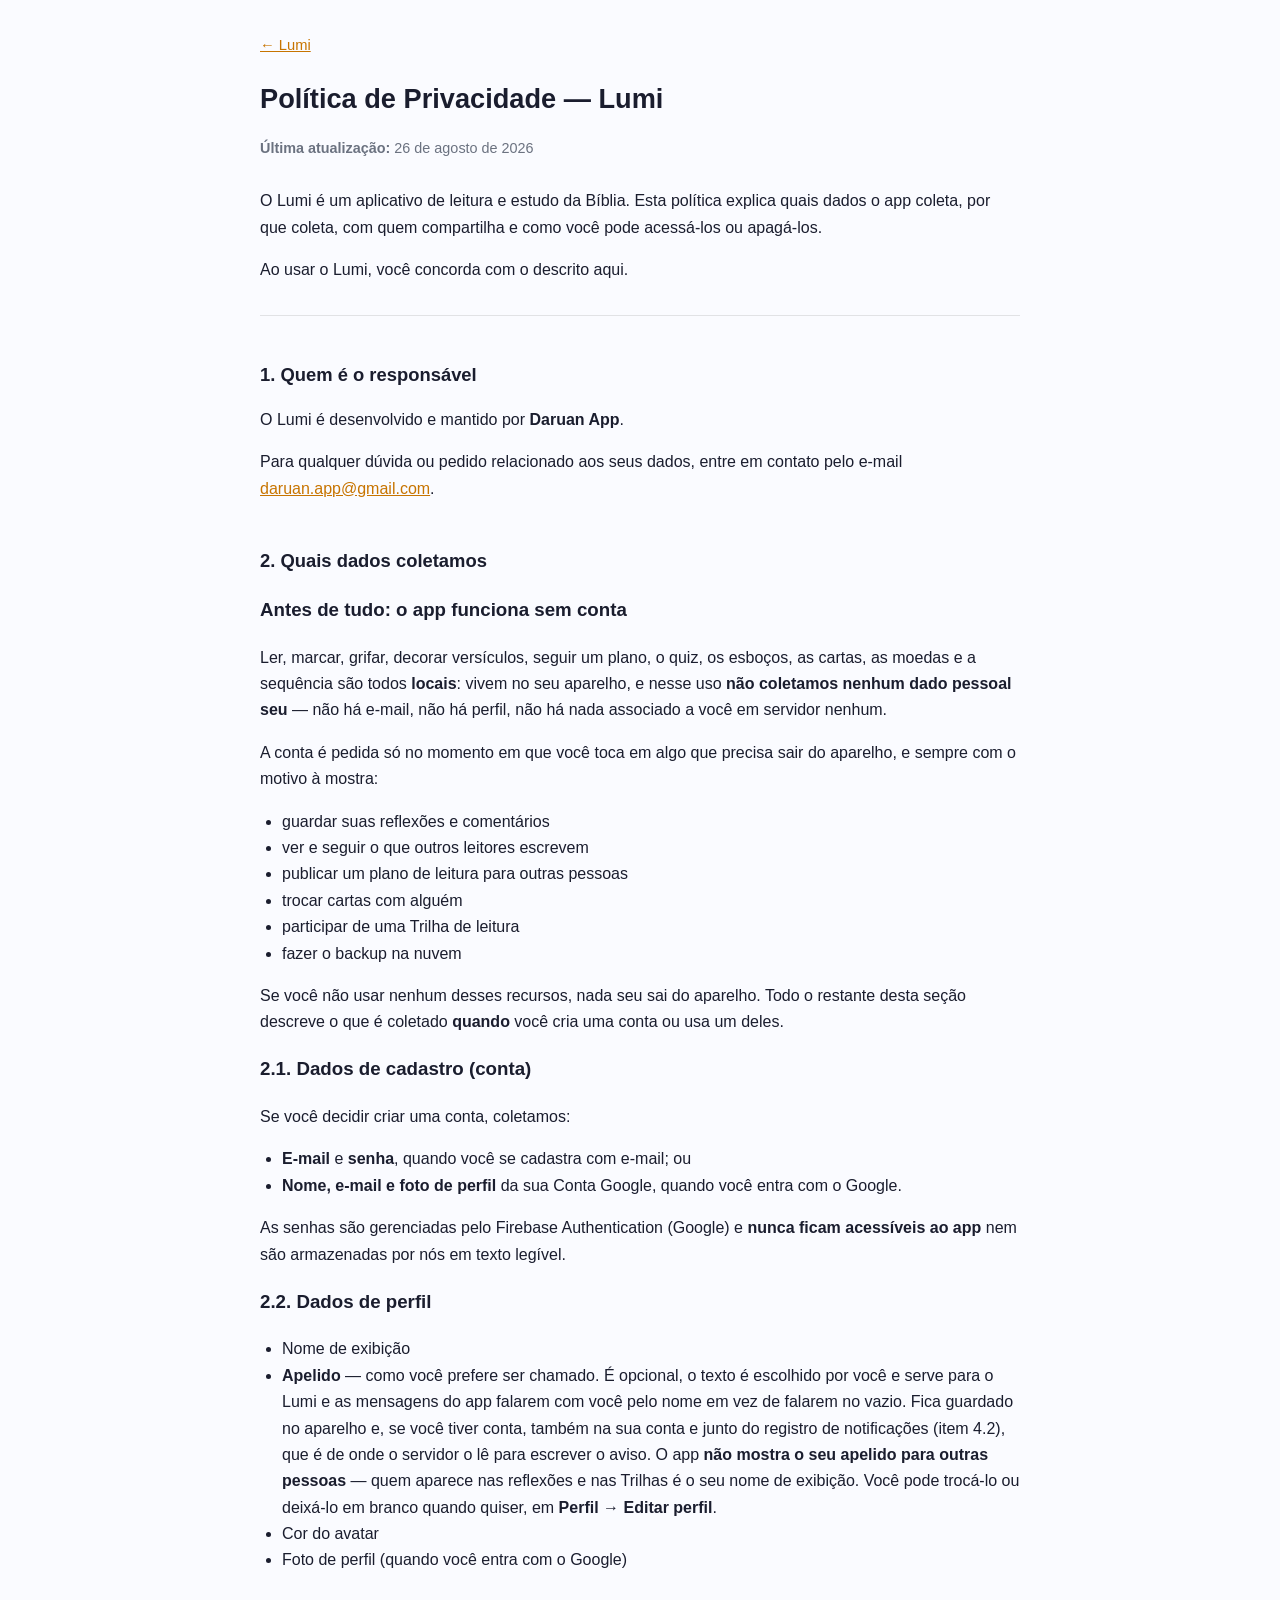
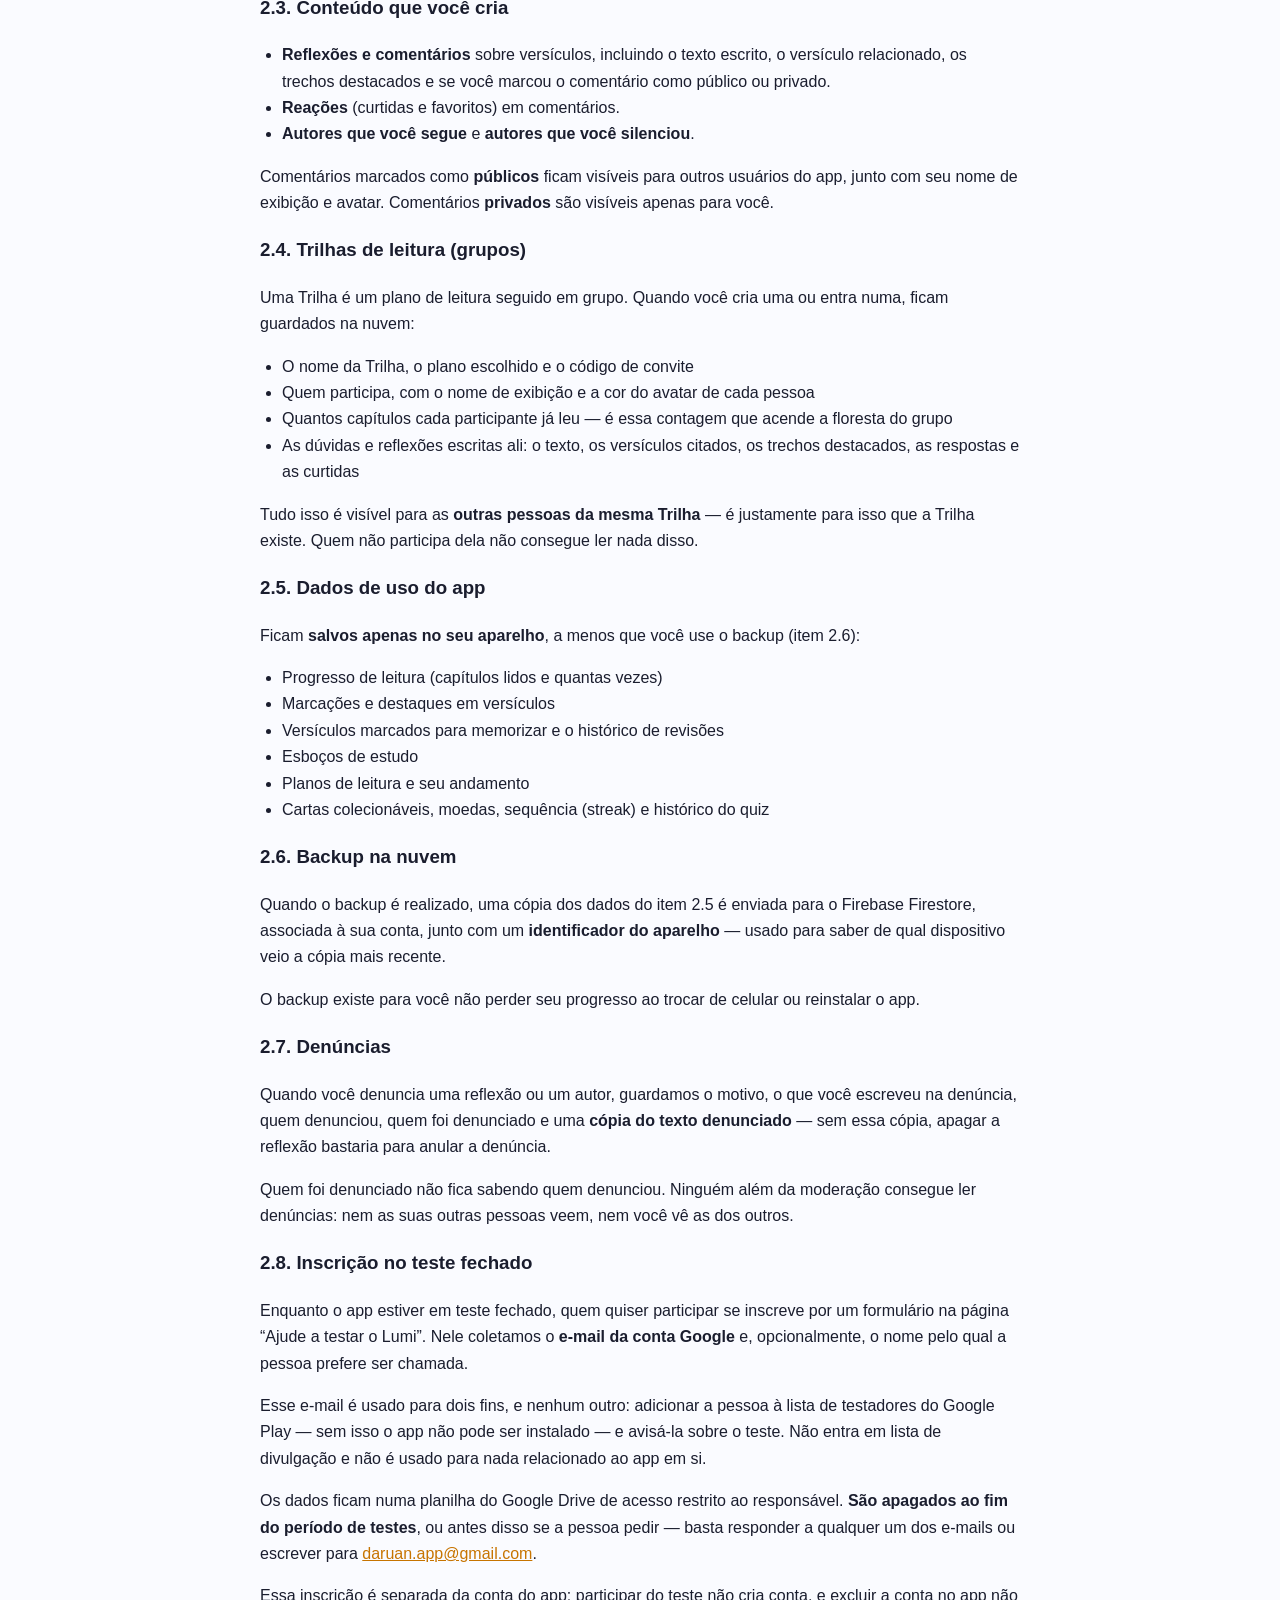
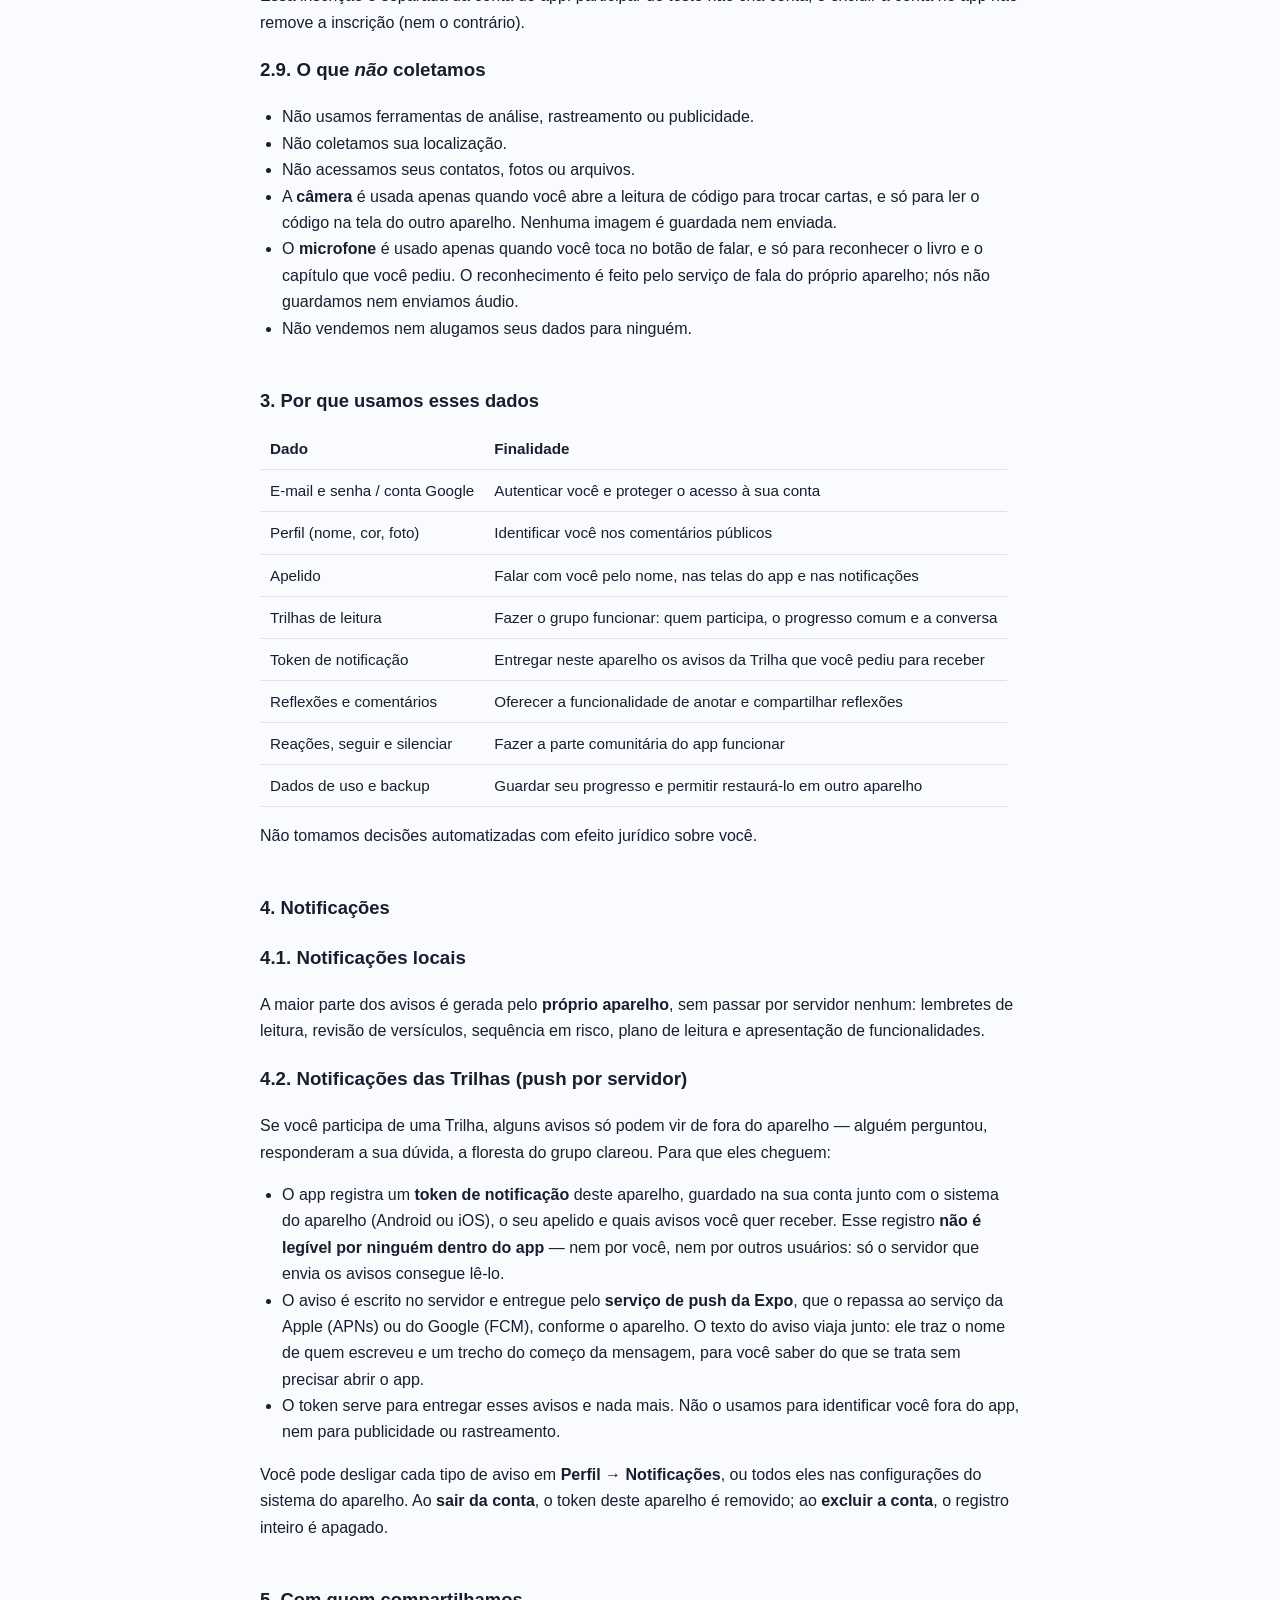
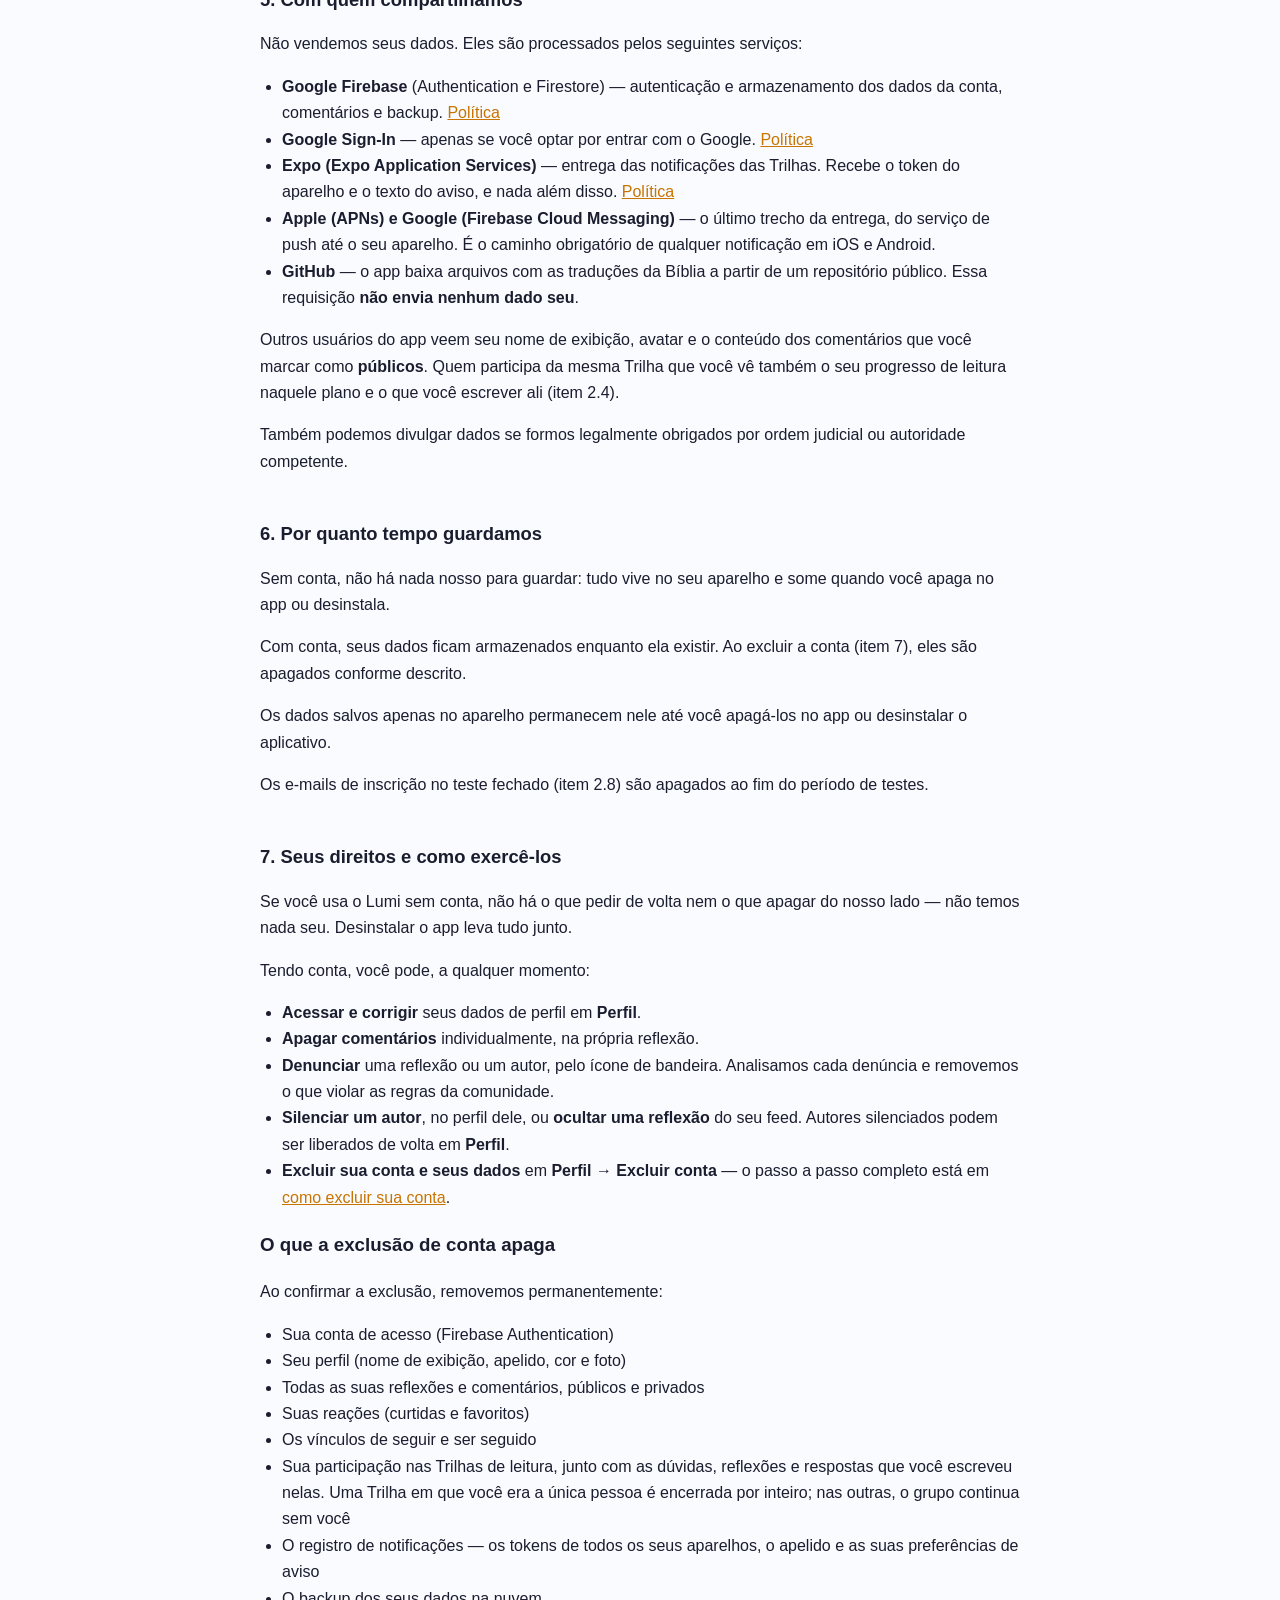
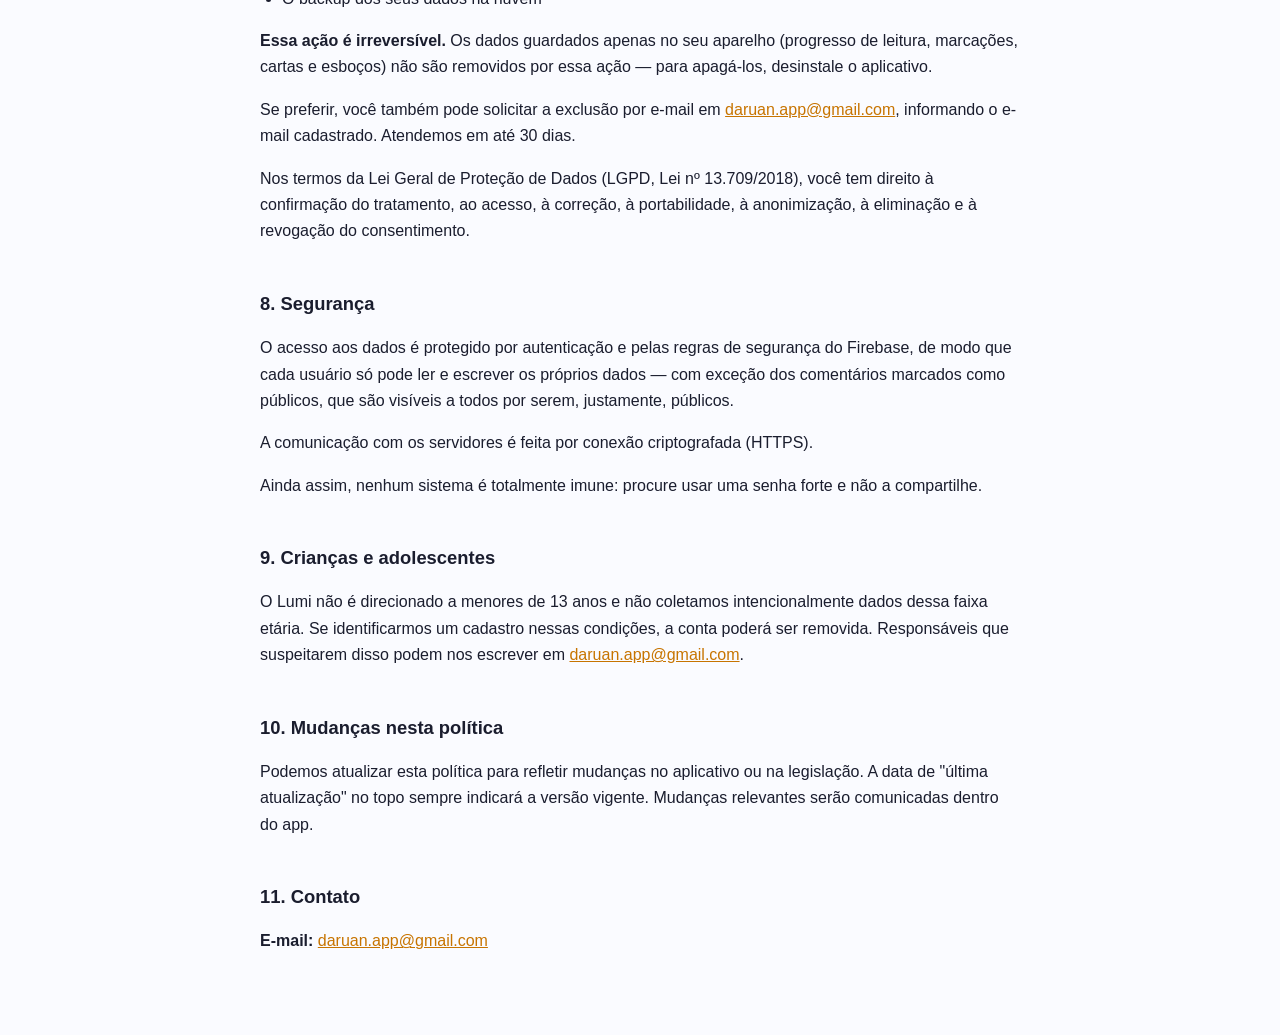
<file: privacidade/index.html>
<!doctype html>
<html lang="pt-BR">
<head>
<meta charset="utf-8">
<meta name="viewport" content="width=device-width, initial-scale=1">
<title>Política de Privacidade — Lumi</title>
<style>
  :root { color-scheme: light dark; }
  * { box-sizing: border-box; }
  body {
    margin: 0; padding: 32px 20px 64px;
    font-family: -apple-system, BlinkMacSystemFont, "Segoe UI", Roboto, Helvetica, Arial, sans-serif;
    line-height: 1.65; color: #1A1D2E; background: #FAFBFF;
  }
  .wrap { max-width: 760px; margin: 0 auto; }
  h1 { font-size: 1.7rem; margin: 0 0 4px; }
  h2 { font-size: 1.15rem; margin: 36px 0 10px; padding-top: 8px; }
  .updated { color: #6B7280; font-size: .9rem; margin-bottom: 28px; }
  p, li { font-size: 1rem; }
  a { color: #C77400; }
  ul { padding-left: 22px; }
  .back { display: inline-block; margin-bottom: 20px; font-size: .92rem; }
  hr { border: 0; border-top: 1px solid rgba(0,0,0,.1); margin: 32px 0; }
  table { border-collapse: collapse; width: 100%; margin: 12px 0; display: block; overflow-x: auto; }
  th, td { text-align: left; padding: 8px 10px; border-bottom: 1px solid rgba(0,0,0,.1); font-size: .95rem; }
  th { font-weight: 600; }
  @media (prefers-color-scheme: dark) {
    body { color: #E6E8F0; background: #14161F; }
    a { color: #F39C12; }
    hr, th, td { border-color: rgba(255,255,255,.12); }
    .updated { color: #9AA0AE; }
  }
</style>
</head>
<body>
<div class="wrap">

<a class="back" href="../">← Lumi</a>

<h1>Política de Privacidade — Lumi</h1>
<p class="updated"><strong>Última atualização:</strong> 26 de agosto de 2026</p>

<p>O Lumi é um aplicativo de leitura e estudo da Bíblia. Esta política explica quais dados o app coleta, por que coleta, com quem compartilha e como você pode acessá-los ou apagá-los.</p>
<p>Ao usar o Lumi, você concorda com o descrito aqui.</p>

<hr>

<h2>1. Quem é o responsável</h2>
<p>O Lumi é desenvolvido e mantido por <strong>Daruan App</strong>.</p>
<p>Para qualquer dúvida ou pedido relacionado aos seus dados, entre em contato pelo e-mail <a href="mailto:daruan.app@gmail.com">daruan.app@gmail.com</a>.</p>

<h2>2. Quais dados coletamos</h2>

<h3>Antes de tudo: o app funciona sem conta</h3>
<p>Ler, marcar, grifar, decorar versículos, seguir um plano, o quiz, os esboços, as cartas, as moedas e a sequência são todos <strong>locais</strong>: vivem no seu aparelho, e nesse uso <strong>não coletamos nenhum dado pessoal seu</strong> — não há e-mail, não há perfil, não há nada associado a você em servidor nenhum.</p>
<p>A conta é pedida só no momento em que você toca em algo que precisa sair do aparelho, e sempre com o motivo à mostra:</p>
<ul>
  <li>guardar suas reflexões e comentários</li>
  <li>ver e seguir o que outros leitores escrevem</li>
  <li>publicar um plano de leitura para outras pessoas</li>
  <li>trocar cartas com alguém</li>
  <li>participar de uma Trilha de leitura</li>
  <li>fazer o backup na nuvem</li>
</ul>
<p>Se você não usar nenhum desses recursos, nada seu sai do aparelho. Todo o restante desta seção descreve o que é coletado <strong>quando</strong> você cria uma conta ou usa um deles.</p>

<h3>2.1. Dados de cadastro (conta)</h3>
<p>Se você decidir criar uma conta, coletamos:</p>
<ul>
  <li><strong>E-mail</strong> e <strong>senha</strong>, quando você se cadastra com e-mail; ou</li>
  <li><strong>Nome, e-mail e foto de perfil</strong> da sua Conta Google, quando você entra com o Google.</li>
</ul>
<p>As senhas são gerenciadas pelo Firebase Authentication (Google) e <strong>nunca ficam acessíveis ao app</strong> nem são armazenadas por nós em texto legível.</p>

<h3>2.2. Dados de perfil</h3>
<ul>
  <li>Nome de exibição</li>
  <li><strong>Apelido</strong> — como você prefere ser chamado. É opcional, o texto é escolhido por você e serve para o Lumi e as mensagens do app falarem com você pelo nome em vez de falarem no vazio. Fica guardado no aparelho e, se você tiver conta, também na sua conta e junto do registro de notificações (item 4.2), que é de onde o servidor o lê para escrever o aviso. O app <strong>não mostra o seu apelido para outras pessoas</strong> — quem aparece nas reflexões e nas Trilhas é o seu nome de exibição. Você pode trocá-lo ou deixá-lo em branco quando quiser, em <strong>Perfil → Editar perfil</strong>.</li>
  <li>Cor do avatar</li>
  <li>Foto de perfil (quando você entra com o Google)</li>
</ul>

<h3>2.3. Conteúdo que você cria</h3>
<ul>
  <li><strong>Reflexões e comentários</strong> sobre versículos, incluindo o texto escrito, o versículo relacionado, os trechos destacados e se você marcou o comentário como público ou privado.</li>
  <li><strong>Reações</strong> (curtidas e favoritos) em comentários.</li>
  <li><strong>Autores que você segue</strong> e <strong>autores que você silenciou</strong>.</li>
</ul>
<p>Comentários marcados como <strong>públicos</strong> ficam visíveis para outros usuários do app, junto com seu nome de exibição e avatar. Comentários <strong>privados</strong> são visíveis apenas para você.</p>

<h3>2.4. Trilhas de leitura (grupos)</h3>
<p>Uma Trilha é um plano de leitura seguido em grupo. Quando você cria uma ou entra numa, ficam guardados na nuvem:</p>
<ul>
  <li>O nome da Trilha, o plano escolhido e o código de convite</li>
  <li>Quem participa, com o nome de exibição e a cor do avatar de cada pessoa</li>
  <li>Quantos capítulos cada participante já leu — é essa contagem que acende a floresta do grupo</li>
  <li>As dúvidas e reflexões escritas ali: o texto, os versículos citados, os trechos destacados, as respostas e as curtidas</li>
</ul>
<p>Tudo isso é visível para as <strong>outras pessoas da mesma Trilha</strong> — é justamente para isso que a Trilha existe. Quem não participa dela não consegue ler nada disso.</p>

<h3>2.5. Dados de uso do app</h3>
<p>Ficam <strong>salvos apenas no seu aparelho</strong>, a menos que você use o backup (item 2.6):</p>
<ul>
  <li>Progresso de leitura (capítulos lidos e quantas vezes)</li>
  <li>Marcações e destaques em versículos</li>
  <li>Versículos marcados para memorizar e o histórico de revisões</li>
  <li>Esboços de estudo</li>
  <li>Planos de leitura e seu andamento</li>
  <li>Cartas colecionáveis, moedas, sequência (streak) e histórico do quiz</li>
</ul>

<h3>2.6. Backup na nuvem</h3>
<p>Quando o backup é realizado, uma cópia dos dados do item 2.5 é enviada para o Firebase Firestore, associada à sua conta, junto com um <strong>identificador do aparelho</strong> — usado para saber de qual dispositivo veio a cópia mais recente.</p>
<p>O backup existe para você não perder seu progresso ao trocar de celular ou reinstalar o app.</p>

<h3>2.7. Denúncias</h3>
<p>Quando você denuncia uma reflexão ou um autor, guardamos o motivo, o que você escreveu na denúncia, quem denunciou, quem foi denunciado e uma <strong>cópia do texto denunciado</strong> — sem essa cópia, apagar a reflexão bastaria para anular a denúncia.</p>
<p>Quem foi denunciado não fica sabendo quem denunciou. Ninguém além da moderação consegue ler denúncias: nem as suas outras pessoas veem, nem você vê as dos outros.</p>

<h3>2.8. Inscrição no teste fechado</h3>
<p>Enquanto o app estiver em teste fechado, quem quiser participar se inscreve por um formulário na página “Ajude a testar o Lumi”. Nele coletamos o <strong>e-mail da conta Google</strong> e, opcionalmente, o nome pelo qual a pessoa prefere ser chamada.</p>
<p>Esse e-mail é usado para dois fins, e nenhum outro: adicionar a pessoa à lista de testadores do Google Play — sem isso o app não pode ser instalado — e avisá-la sobre o teste. Não entra em lista de divulgação e não é usado para nada relacionado ao app em si.</p>
<p>Os dados ficam numa planilha do Google Drive de acesso restrito ao responsável. <strong>São apagados ao fim do período de testes</strong>, ou antes disso se a pessoa pedir — basta responder a qualquer um dos e-mails ou escrever para <a href="mailto:daruan.app@gmail.com">daruan.app@gmail.com</a>.</p>
<p>Essa inscrição é separada da conta do app: participar do teste não cria conta, e excluir a conta no app não remove a inscrição (nem o contrário).</p>

<h3>2.9. O que <em>não</em> coletamos</h3>
<ul>
  <li>Não usamos ferramentas de análise, rastreamento ou publicidade.</li>
  <li>Não coletamos sua localização.</li>
  <li>Não acessamos seus contatos, fotos ou arquivos.</li>
  <li>A <strong>câmera</strong> é usada apenas quando você abre a leitura de código para trocar cartas, e só para ler o código na tela do outro aparelho. Nenhuma imagem é guardada nem enviada.</li>
  <li>O <strong>microfone</strong> é usado apenas quando você toca no botão de falar, e só para reconhecer o livro e o capítulo que você pediu. O reconhecimento é feito pelo serviço de fala do próprio aparelho; nós não guardamos nem enviamos áudio.</li>
  <li>Não vendemos nem alugamos seus dados para ninguém.</li>
</ul>

<h2>3. Por que usamos esses dados</h2>
<table>
  <thead><tr><th>Dado</th><th>Finalidade</th></tr></thead>
  <tbody>
    <tr><td>E-mail e senha / conta Google</td><td>Autenticar você e proteger o acesso à sua conta</td></tr>
    <tr><td>Perfil (nome, cor, foto)</td><td>Identificar você nos comentários públicos</td></tr>
    <tr><td>Apelido</td><td>Falar com você pelo nome, nas telas do app e nas notificações</td></tr>
    <tr><td>Trilhas de leitura</td><td>Fazer o grupo funcionar: quem participa, o progresso comum e a conversa</td></tr>
    <tr><td>Token de notificação</td><td>Entregar neste aparelho os avisos da Trilha que você pediu para receber</td></tr>
    <tr><td>Reflexões e comentários</td><td>Oferecer a funcionalidade de anotar e compartilhar reflexões</td></tr>
    <tr><td>Reações, seguir e silenciar</td><td>Fazer a parte comunitária do app funcionar</td></tr>
    <tr><td>Dados de uso e backup</td><td>Guardar seu progresso e permitir restaurá-lo em outro aparelho</td></tr>
  </tbody>
</table>
<p>Não tomamos decisões automatizadas com efeito jurídico sobre você.</p>

<h2>4. Notificações</h2>

<h3>4.1. Notificações locais</h3>
<p>A maior parte dos avisos é gerada pelo <strong>próprio aparelho</strong>, sem passar por servidor nenhum: lembretes de leitura, revisão de versículos, sequência em risco, plano de leitura e apresentação de funcionalidades.</p>

<h3>4.2. Notificações das Trilhas (push por servidor)</h3>
<p>Se você participa de uma Trilha, alguns avisos só podem vir de fora do aparelho — alguém perguntou, responderam a sua dúvida, a floresta do grupo clareou. Para que eles cheguem:</p>
<ul>
  <li>O app registra um <strong>token de notificação</strong> deste aparelho, guardado na sua conta junto com o sistema do aparelho (Android ou iOS), o seu apelido e quais avisos você quer receber. Esse registro <strong>não é legível por ninguém dentro do app</strong> — nem por você, nem por outros usuários: só o servidor que envia os avisos consegue lê-lo.</li>
  <li>O aviso é escrito no servidor e entregue pelo <strong>serviço de push da Expo</strong>, que o repassa ao serviço da Apple (APNs) ou do Google (FCM), conforme o aparelho. O texto do aviso viaja junto: ele traz o nome de quem escreveu e um trecho do começo da mensagem, para você saber do que se trata sem precisar abrir o app.</li>
  <li>O token serve para entregar esses avisos e nada mais. Não o usamos para identificar você fora do app, nem para publicidade ou rastreamento.</li>
</ul>
<p>Você pode desligar cada tipo de aviso em <strong>Perfil → Notificações</strong>, ou todos eles nas configurações do sistema do aparelho. Ao <strong>sair da conta</strong>, o token deste aparelho é removido; ao <strong>excluir a conta</strong>, o registro inteiro é apagado.</p>

<h2>5. Com quem compartilhamos</h2>
<p>Não vendemos seus dados. Eles são processados pelos seguintes serviços:</p>
<ul>
  <li><strong>Google Firebase</strong> (Authentication e Firestore) — autenticação e armazenamento dos dados da conta, comentários e backup. <a href="https://firebase.google.com/support/privacy">Política</a></li>
  <li><strong>Google Sign-In</strong> — apenas se você optar por entrar com o Google. <a href="https://policies.google.com/privacy">Política</a></li>
  <li><strong>Expo (Expo Application Services)</strong> — entrega das notificações das Trilhas. Recebe o token do aparelho e o texto do aviso, e nada além disso. <a href="https://expo.dev/privacy">Política</a></li>
  <li><strong>Apple (APNs) e Google (Firebase Cloud Messaging)</strong> — o último trecho da entrega, do serviço de push até o seu aparelho. É o caminho obrigatório de qualquer notificação em iOS e Android.</li>
  <li><strong>GitHub</strong> — o app baixa arquivos com as traduções da Bíblia a partir de um repositório público. Essa requisição <strong>não envia nenhum dado seu</strong>.</li>
</ul>
<p>Outros usuários do app veem seu nome de exibição, avatar e o conteúdo dos comentários que você marcar como <strong>públicos</strong>. Quem participa da mesma Trilha que você vê também o seu progresso de leitura naquele plano e o que você escrever ali (item 2.4).</p>
<p>Também podemos divulgar dados se formos legalmente obrigados por ordem judicial ou autoridade competente.</p>

<h2>6. Por quanto tempo guardamos</h2>
<p>Sem conta, não há nada nosso para guardar: tudo vive no seu aparelho e some quando você apaga no app ou desinstala.</p>
<p>Com conta, seus dados ficam armazenados enquanto ela existir. Ao excluir a conta (item 7), eles são apagados conforme descrito.</p>
<p>Os dados salvos apenas no aparelho permanecem nele até você apagá-los no app ou desinstalar o aplicativo.</p>
<p>Os e-mails de inscrição no teste fechado (item 2.8) são apagados ao fim do período de testes.</p>

<h2>7. Seus direitos e como exercê-los</h2>
<p>Se você usa o Lumi sem conta, não há o que pedir de volta nem o que apagar do nosso lado — não temos nada seu. Desinstalar o app leva tudo junto.</p>
<p>Tendo conta, você pode, a qualquer momento:</p>
<ul>
  <li><strong>Acessar e corrigir</strong> seus dados de perfil em <strong>Perfil</strong>.</li>
  <li><strong>Apagar comentários</strong> individualmente, na própria reflexão.</li>
  <li><strong>Denunciar</strong> uma reflexão ou um autor, pelo ícone de bandeira. Analisamos cada denúncia e removemos o que violar as regras da comunidade.</li>
  <li><strong>Silenciar um autor</strong>, no perfil dele, ou <strong>ocultar uma reflexão</strong> do seu feed. Autores silenciados podem ser liberados de volta em <strong>Perfil</strong>.</li>
  <li><strong>Excluir sua conta e seus dados</strong> em <strong>Perfil → Excluir conta</strong> — o passo a passo completo está em <a href="../exclusao-de-conta/">como excluir sua conta</a>.</li>
</ul>

<h3 id="excluir-conta">O que a exclusão de conta apaga</h3>
<p>Ao confirmar a exclusão, removemos permanentemente:</p>
<ul>
  <li>Sua conta de acesso (Firebase Authentication)</li>
  <li>Seu perfil (nome de exibição, apelido, cor e foto)</li>
  <li>Todas as suas reflexões e comentários, públicos e privados</li>
  <li>Suas reações (curtidas e favoritos)</li>
  <li>Os vínculos de seguir e ser seguido</li>
  <li>Sua participação nas Trilhas de leitura, junto com as dúvidas, reflexões e respostas que você escreveu nelas. Uma Trilha em que você era a única pessoa é encerrada por inteiro; nas outras, o grupo continua sem você</li>
  <li>O registro de notificações — os tokens de todos os seus aparelhos, o apelido e as suas preferências de aviso</li>
  <li>O backup dos seus dados na nuvem</li>
</ul>
<p><strong>Essa ação é irreversível.</strong> Os dados guardados apenas no seu aparelho (progresso de leitura, marcações, cartas e esboços) não são removidos por essa ação — para apagá-los, desinstale o aplicativo.</p>
<p>Se preferir, você também pode solicitar a exclusão por e-mail em <a href="mailto:daruan.app@gmail.com">daruan.app@gmail.com</a>, informando o e-mail cadastrado. Atendemos em até 30 dias.</p>
<p>Nos termos da Lei Geral de Proteção de Dados (LGPD, Lei nº 13.709/2018), você tem direito à confirmação do tratamento, ao acesso, à correção, à portabilidade, à anonimização, à eliminação e à revogação do consentimento.</p>

<h2>8. Segurança</h2>
<p>O acesso aos dados é protegido por autenticação e pelas regras de segurança do Firebase, de modo que cada usuário só pode ler e escrever os próprios dados — com exceção dos comentários marcados como públicos, que são visíveis a todos por serem, justamente, públicos.</p>
<p>A comunicação com os servidores é feita por conexão criptografada (HTTPS).</p>
<p>Ainda assim, nenhum sistema é totalmente imune: procure usar uma senha forte e não a compartilhe.</p>

<h2>9. Crianças e adolescentes</h2>
<p>O Lumi não é direcionado a menores de 13 anos e não coletamos intencionalmente dados dessa faixa etária. Se identificarmos um cadastro nessas condições, a conta poderá ser removida. Responsáveis que suspeitarem disso podem nos escrever em <a href="mailto:daruan.app@gmail.com">daruan.app@gmail.com</a>.</p>

<h2>10. Mudanças nesta política</h2>
<p>Podemos atualizar esta política para refletir mudanças no aplicativo ou na legislação. A data de "última atualização" no topo sempre indicará a versão vigente. Mudanças relevantes serão comunicadas dentro do app.</p>

<h2>11. Contato</h2>
<p><strong>E-mail:</strong> <a href="mailto:daruan.app@gmail.com">daruan.app@gmail.com</a></p>

</div>
</body>
</html>
</file>
<file: style.css>
/* ===========================================================
   Lumi — Landing page
   Paleta: o mesmo gradiente escuro do tema dark do app
   (#0D0D1A → #1A1000 → #0D0D0D) + âmbar do acento

   As regras da marca na web — por que o texto secundário é
   alfa e não hex, por que as páginas de convite não carregam
   Playfair, e por que texto sobre âmbar é #1A1000 e nunca
   branco — estão em MARCA.md, na raiz.
   =========================================================== */

:root {
    --bg-1: #0D0D1A;
    --bg-2: #1A1000;
    --bg-3: #0D0D0D;

    --accent: #F39C12;
    --accent-2: #E67E22;
    --accent-ink: #1A1000;

    /* luz: o âmbar diluído em branco, mesma família do personagem */
    --luz-1: #FFF6D8;
    --luz-2: #FFE9A8;
    --luz-3: #FFD766;

    --card-bg: rgba(255, 255, 255, 0.06);
    --card-bg-strong: rgba(255, 255, 255, 0.08);
    --border: rgba(255, 255, 255, 0.1);

    --text-primary: #FFFFFF;
    --text-secondary: rgba(255, 255, 255, 0.65);
    --text-muted: rgba(255, 255, 255, 0.42);

    --font-serif: 'Playfair Display', Georgia, 'Times New Roman', serif;
    --font-sans: 'Poppins', -apple-system, BlinkMacSystemFont, 'Segoe UI', Roboto, sans-serif;

    --radius-lg: 24px;
    --radius-md: 16px;
    --radius-sm: 12px;

    --wrap: 1120px;
}

* { box-sizing: border-box; }

[hidden] { display: none !important; }

html {
    scroll-behavior: smooth;
}

body {
    margin: 0;
    font-family: var(--font-sans);
    color: var(--text-primary);
    background: linear-gradient(180deg, var(--bg-1) 0%, var(--bg-2) 45%, var(--bg-3) 100%);
    background-color: var(--bg-3);
    background-repeat: no-repeat;
    -webkit-font-smoothing: antialiased;
    line-height: 1.5;
    overflow-x: hidden;
}

img { max-width: 100%; display: block; }

a { color: inherit; text-decoration: none; }

ul, ol { padding: 0; margin: 0; }

.wrap {
    max-width: var(--wrap);
    margin: 0 auto;
    padding: 0 20px;
}

.icon { width: 20px; height: 20px; flex-shrink: 0; }
.icon--sm { width: 15px; height: 15px; }

/* ---------- Fases do lançamento ---------- */
/* .so-antes até 1º/12/2026; .so-depois a partir dali (script.js põe
   .lancado no <html>). Sem JS fica a fase "antes". */

.so-depois { display: none !important; }
.lancado .so-antes { display: none !important; }
.lancado .so-depois { display: revert !important; }
.lancado .btn.so-depois { display: inline-flex !important; }

/* ---------- Acessibilidade ---------- */

.skip-link {
    position: absolute;
    left: -999px;
    top: 0;
    background: var(--accent);
    color: var(--accent-ink);
    padding: 10px 16px;
    border-radius: 0 0 8px 0;
    z-index: 200;
    font-weight: 600;
}
.skip-link:focus { left: 0; }

a:focus-visible,
button:focus-visible,
summary:focus-visible,
.vitrine__trilho:focus-visible {
    outline: 2px solid var(--accent);
    outline-offset: 3px;
}

/* ---------- Topbar ---------- */

.topbar {
    position: sticky;
    top: 0;
    z-index: 50;
    background: rgba(7, 9, 28, 0.75);
    backdrop-filter: blur(10px);
    -webkit-backdrop-filter: blur(10px);
    border-bottom: 1px solid var(--border);
}

.topbar__inner {
    display: flex;
    align-items: center;
    justify-content: space-between;
    height: 64px;
}

.brand {
    display: flex;
    align-items: center;
    gap: 10px;
}
.brand__icon {
    border-radius: 8px;
    width: 32px;
    height: 32px;
}

/* ---------- Botões ---------- */

.btn {
    display: inline-flex;
    align-items: center;
    justify-content: center;
    gap: 10px;
    border-radius: 14px;
    font-family: var(--font-sans);
    font-weight: 700;
    text-align: center;
    cursor: pointer;
    border: none;
    transition: transform 0.15s ease, box-shadow 0.15s ease, opacity 0.15s ease;
    white-space: nowrap;
}
.btn:active { transform: scale(0.97); }

/* texto sobre o âmbar em #1A1000 (8,56:1), nunca branco (2,19:1) */
.btn--primary {
    background: linear-gradient(90deg, var(--accent), var(--accent-2));
    color: var(--accent-ink);
    box-shadow: 0 8px 24px rgba(243, 156, 18, 0.35);
}
.btn--primary:hover { box-shadow: 0 10px 30px rgba(243, 156, 18, 0.5); }

.btn--ghost {
    background: var(--card-bg);
    color: var(--text-primary);
    border: 1px solid var(--border);
}
.btn--ghost:hover { background: var(--card-bg-strong); }

.btn--large { height: 56px; padding: 0 28px; font-size: 16px; }
.btn--small { height: 38px; padding: 0 16px; font-size: 13px; gap: 8px; }

/* ---------- Hero ---------- */

.hero {
    position: relative;
    padding: 32px 0 72px;
    overflow: hidden;
}

.hero__glow {
    position: absolute;
    top: -180px;
    left: 50%;
    width: 620px;
    height: 620px;
    margin-left: -310px;
    background: radial-gradient(circle, rgba(243, 156, 18, 0.22) 0%, rgba(243, 156, 18, 0) 70%);
    pointer-events: none;
    z-index: 0;
}

.hero__inner {
    position: relative;
    z-index: 1;
    display: flex;
    flex-direction: column;
    align-items: center;
    text-align: center;
    gap: 12px;
}

.hero__copy { max-width: 560px; display: flex; flex-direction: column; align-items: center; }

.hero__title { margin: 0 0 12px; line-height: 0; }

/* logotipo: nunca abaixo de 120 px (MARCA.md); proporção 1,9193 */
.hero__logo {
    width: clamp(200px, 58vw, 300px);
    height: auto;
}

.hero__verse {
    font-family: var(--font-serif);
    font-style: italic;
    font-size: clamp(16px, 3.6vw, 19px);
    color: rgba(255, 255, 255, 0.82);
    max-width: 480px;
    line-height: 1.6;
    margin: 0 0 28px;
}
.hero__ref {
    display: block;
    margin-top: 6px;
    font-family: var(--font-sans);
    font-style: normal;
    font-size: 12.5px;
    letter-spacing: 1.2px;
    text-transform: uppercase;
    color: var(--text-muted);
}

/* --- contagem --- */

.lancamento { width: 100%; margin: 0 0 24px; }

.lancamento__rotulo {
    margin: 0 0 14px;
    font-size: 13px;
    font-weight: 600;
    letter-spacing: 1.2px;
    text-transform: uppercase;
    color: var(--text-secondary);
}
.lancamento__rotulo strong { color: var(--accent); font-weight: 700; }

/* sem JS não há número para mostrar: fica só a data escrita */
.contador { display: none; }
.js .contador {
    display: grid;
    grid-template-columns: repeat(3, minmax(0, 1fr));
    gap: 10px;
    max-width: 380px;
    margin: 0 auto;
}

.contador__bloco {
    display: flex;
    flex-direction: column;
    align-items: center;
    gap: 2px;
    padding: 14px 6px 12px;
    background: var(--card-bg);
    border: 1px solid var(--border);
    border-radius: var(--radius-md);
    box-shadow: inset 0 1px 0 rgba(255, 233, 168, 0.08);
}
.contador__num {
    font-family: var(--font-serif);
    font-weight: 700;
    font-size: clamp(34px, 9vw, 44px);
    line-height: 1.05;
    font-variant-numeric: tabular-nums lining-nums;
    color: var(--luz-2);
    text-shadow: 0 0 24px rgba(243, 156, 18, 0.45);
}
.contador__rot {
    font-size: 12px;
    font-weight: 500;
    color: var(--text-muted);
    letter-spacing: 0.4px;
}

.hero__cta { width: 100%; display: flex; flex-direction: column; align-items: center; gap: 12px; margin: 0 0 24px; }

.hero__note {
    font-size: 13px;
    color: var(--text-muted);
    max-width: 380px;
    margin: 0;
}

/* selos curtos no fim do bloco */
.hero__badges {
    display: flex;
    flex-wrap: wrap;
    justify-content: center;
    gap: 8px;
    margin: 0;
}
.pill {
    font-size: 12.5px;
    font-weight: 500;
    color: var(--text-secondary);
    background: var(--card-bg);
    border: 1px solid var(--border);
    border-radius: 999px;
    padding: 6px 14px;
}

/* no celular o Lumi vem primeiro, menor, e o logotipo logo abaixo:
   personagem + nome = a assinatura da marca */
.hero__figure { display: flex; justify-content: center; order: -1; }

.hero__lumi {
    width: min(190px, 50vw);
    height: auto;
    filter: drop-shadow(0 24px 60px rgba(243, 156, 18, 0.28));
    animation: lumi-float 6s ease-in-out infinite;
}

@keyframes lumi-float {
    0%, 100% { transform: translateY(0); }
    50%      { transform: translateY(-12px); }
}

/* ---------- Seções gerais ---------- */

/* scroll-margin evita que o topo da seção fique sob a topbar fixa
   quando se chega nela por link de âncora */
.section { padding: 72px 0; position: relative; scroll-margin-top: 64px; }
.section--alt { background: rgba(255, 255, 255, 0.02); }

.section__kicker {
    text-align: center;
    margin: 0 0 8px;
    font-size: 12px;
    font-weight: 700;
    letter-spacing: 1.2px;
    text-transform: uppercase;
    color: var(--accent);
}

.section__title {
    font-family: var(--font-serif);
    font-weight: 700;
    font-size: clamp(26px, 5vw, 34px);
    text-align: center;
    margin: 0 0 12px;
}
.section__lead {
    text-align: center;
    color: var(--text-secondary);
    font-size: 15.5px;
    max-width: 560px;
    margin: 0 auto 40px;
    line-height: 1.7;
}

/* ---------- Cards ---------- */

.card__icon {
    display: inline-flex;
    align-items: center;
    justify-content: center;
    width: 44px;
    height: 44px;
    border-radius: 12px;
    background: rgba(243, 156, 18, 0.12);
    color: var(--accent);
    margin-bottom: 16px;
}
.card__icon svg { width: 22px; height: 22px; }
.card__title { font-size: 17px; font-weight: 700; margin: 0 0 8px; }
.card__text { font-size: 14px; color: var(--text-secondary); line-height: 1.65; margin: 0; }

/* ---------- As nove luzes ---------- */

.luzes {
    list-style: none;
    display: grid;
    grid-template-columns: 1fr;
    gap: 16px;
}

.luz-card {
    position: relative;
    background: var(--card-bg);
    border: 1px solid var(--border);
    border-radius: var(--radius-md);
    padding: 24px 22px;
    overflow: hidden;
}
/* um halo âmbar no canto: cada cartão é uma luz acesa */
.luz-card::before {
    content: '';
    position: absolute;
    top: -60px;
    right: -60px;
    width: 160px;
    height: 160px;
    background: radial-gradient(circle, rgba(243, 156, 18, 0.16) 0%, rgba(243, 156, 18, 0) 70%);
    pointer-events: none;
}
.luz-card__num {
    position: absolute;
    top: 18px;
    right: 22px;
    font-family: var(--font-serif);
    font-weight: 700;
    font-size: 28px;
    line-height: 1;
    color: rgba(255, 233, 168, 0.22);
}

/* a primeira luz é o personagem: o cartão dele ocupa a largura toda */
.luz-card:first-child {
    border-color: rgba(243, 156, 18, 0.35);
    background: linear-gradient(135deg, rgba(243, 156, 18, 0.12), rgba(255, 255, 255, 0.04) 60%);
}

/* ---------- Vitrine ---------- */

.vitrine { position: relative; }

.vitrine__trilho {
    list-style: none;
    display: flex;
    gap: 16px;
    overflow-x: auto;
    scroll-snap-type: x mandatory;
    scroll-padding: 0 20px;
    padding: 4px 20px 20px;
    scrollbar-width: none;
    -webkit-overflow-scrolling: touch;
}
.vitrine__trilho::-webkit-scrollbar { display: none; }

.vitrine__trilho li {
    flex: 0 0 auto;
    width: min(64vw, 260px);
    scroll-snap-align: start;
}
.vitrine__trilho img {
    width: 100%;
    height: auto;
    border-radius: 20px;
    border: 1px solid var(--border);
    box-shadow: 0 18px 40px rgba(0, 0, 0, 0.45);
    background: var(--bg-1);
}

.vitrine__seta {
    position: absolute;
    top: 50%;
    z-index: 2;
    width: 44px;
    height: 44px;
    margin-top: -32px;
    display: inline-flex;
    align-items: center;
    justify-content: center;
    border-radius: 50%;
    border: 1px solid var(--border);
    background: rgba(13, 13, 26, 0.85);
    color: var(--text-primary);
    cursor: pointer;
    transition: opacity 0.15s ease;
}
.vitrine__seta svg { width: 20px; height: 20px; }
.vitrine__seta:disabled { opacity: 0.3; cursor: default; }
.vitrine__seta--ant { left: 12px; }
.vitrine__seta--prox { right: 12px; }

/* no toque, desliza com o dedo: as setas só atrapalham */
@media (hover: none) {
    .vitrine__seta { display: none; }
}

/* ---------- Quem é o Lumi ---------- */

.personagem {
    display: flex;
    flex-direction: column;
    align-items: center;
}
.personagem__texto .section__lead { margin-bottom: 20px; }

.personagem__figura { margin: 8px 0 0; text-align: center; }
.personagem__figura img {
    width: min(300px, 78vw);
    height: auto;
    margin: 0 auto;
}
.personagem__figura figcaption {
    margin-top: 2px;
    font-size: 12.5px;
    color: var(--text-muted);
}

/* ---------- E ainda ---------- */

.extras {
    list-style: none;
    display: grid;
    grid-template-columns: 1fr;
    gap: 12px;
    margin-top: 32px;
}
.extra {
    display: flex;
    align-items: flex-start;
    gap: 14px;
    padding: 18px;
    background: var(--card-bg);
    border: 1px solid var(--border);
    border-radius: var(--radius-md);
}
.extra__icon {
    flex: 0 0 auto;
    display: inline-flex;
    align-items: center;
    justify-content: center;
    width: 38px;
    height: 38px;
    border-radius: 12px;
    background: rgba(243, 156, 18, 0.12);
    color: var(--accent);
}
.extra__icon svg { width: 18px; height: 18px; }
.extra__titulo { font-size: 15px; font-weight: 700; margin: 2px 0 4px; }
.extra__texto { font-size: 13.5px; color: var(--text-secondary); line-height: 1.6; margin: 0; }

/* links em texto corrido */
.link {
    color: var(--accent);
    text-decoration: underline;
    text-underline-offset: 3px;
}
.link:hover { color: #ffb545; }

/* ---------- CTA final ---------- */

.cta-final {
    text-align: center;
    overflow: hidden;
}
.hero__glow--cta { top: auto; bottom: -220px; }

.cta-final__inner {
    position: relative;
    z-index: 1;
    display: flex;
    flex-direction: column;
    align-items: center;
}
.cta-final__icon {
    width: 112px;
    height: 112px;
    border-radius: 26px;
    box-shadow: 0 24px 60px rgba(243, 156, 18, 0.25);
    margin-bottom: 28px;
}
.cta-final__title {
    font-family: var(--font-serif);
    font-size: clamp(26px, 5vw, 34px);
    font-weight: 700;
    margin: 0 0 10px;
}
.cta-final__subtitle {
    color: var(--text-secondary);
    font-size: 15.5px;
    margin: 0 0 28px;
}
.cta-final__note {
    margin: 18px 0 0;
    font-size: 13px;
    color: var(--text-muted);
}

/* ---------- Footer ---------- */

.footer { padding: 36px 0 100px; border-top: 1px solid var(--border); }
.footer__inner {
    display: flex;
    flex-direction: column;
    align-items: center;
    gap: 12px;
    text-align: center;
}
.footer__copy { font-size: 12.5px; color: var(--text-muted); margin: 0; }

.footer__links {
    display: flex;
    flex-wrap: wrap;
    justify-content: center;
    gap: 8px 20px;
}
.footer__links a {
    font-size: 13.5px;
    color: var(--text-secondary);
}
.footer__links a:hover { color: var(--accent); }

/* ---------- Reveal on scroll (progressive enhancement) ---------- */
/* sem JS, tudo permanece visível — só anima quando .js está presente no <html> */

.js .reveal {
    opacity: 0;
    transform: translateY(18px);
    transition: opacity 0.6s ease, transform 0.6s ease;
}
.js .reveal.is-visible {
    opacity: 1;
    transform: none;
}

@media (prefers-reduced-motion: reduce) {
    .js .reveal { opacity: 1; transform: none; transition: none; }
    .hero__lumi { animation: none; }
    html { scroll-behavior: auto; }
}

/* ===========================================================
   Breakpoints — mobile-first
   =========================================================== */

@media (min-width: 640px) {
    .luzes { grid-template-columns: repeat(2, 1fr); }
    .luz-card:first-child { grid-column: 1 / -1; }
    .extras { grid-template-columns: repeat(2, 1fr); }
}

@media (min-width: 900px) {
    .hero { padding: 56px 0 88px; }
    .hero__inner { flex-direction: row; text-align: left; gap: 64px; justify-content: center; }
    .hero__copy { align-items: flex-start; text-align: left; }
    .hero__verse { margin-left: 0; }
    .lancamento__rotulo { text-align: left; }
    .js .contador { margin: 0; }
    .hero__badges { justify-content: flex-start; }
    .hero__cta { align-items: flex-start; }
    .hero__figure { order: 0; }
    .hero__lumi { width: 340px; }
    .hero__logo { width: 300px; }

    /* Quem é o Lumi: imagem à esquerda, texto à direita */
    .personagem { flex-direction: row; justify-content: center; gap: 56px; }
    .personagem__figura { order: -1; margin: 0; }
    .personagem__figura img { width: 360px; }
    .personagem__texto { max-width: 520px; }
    .personagem__texto .section__kicker,
    .personagem__texto .section__title,
    .personagem__texto .section__lead { text-align: left; margin-left: 0; }

    .vitrine__trilho {
        padding-left: max(20px, calc((100vw - var(--wrap)) / 2 + 20px));
        padding-right: max(20px, calc((100vw - var(--wrap)) / 2 + 20px));
        scroll-padding: 0 max(20px, calc((100vw - var(--wrap)) / 2 + 20px));
    }
}

@media (min-width: 1040px) {
    /* 3 colunas: as nove fecham um 3×3, então o Lumi volta a ser um cartão */
    .luzes { grid-template-columns: repeat(3, 1fr); }
    .luz-card:first-child { grid-column: auto; }
    .extras { grid-template-columns: repeat(3, 1fr); }
}
</file>
